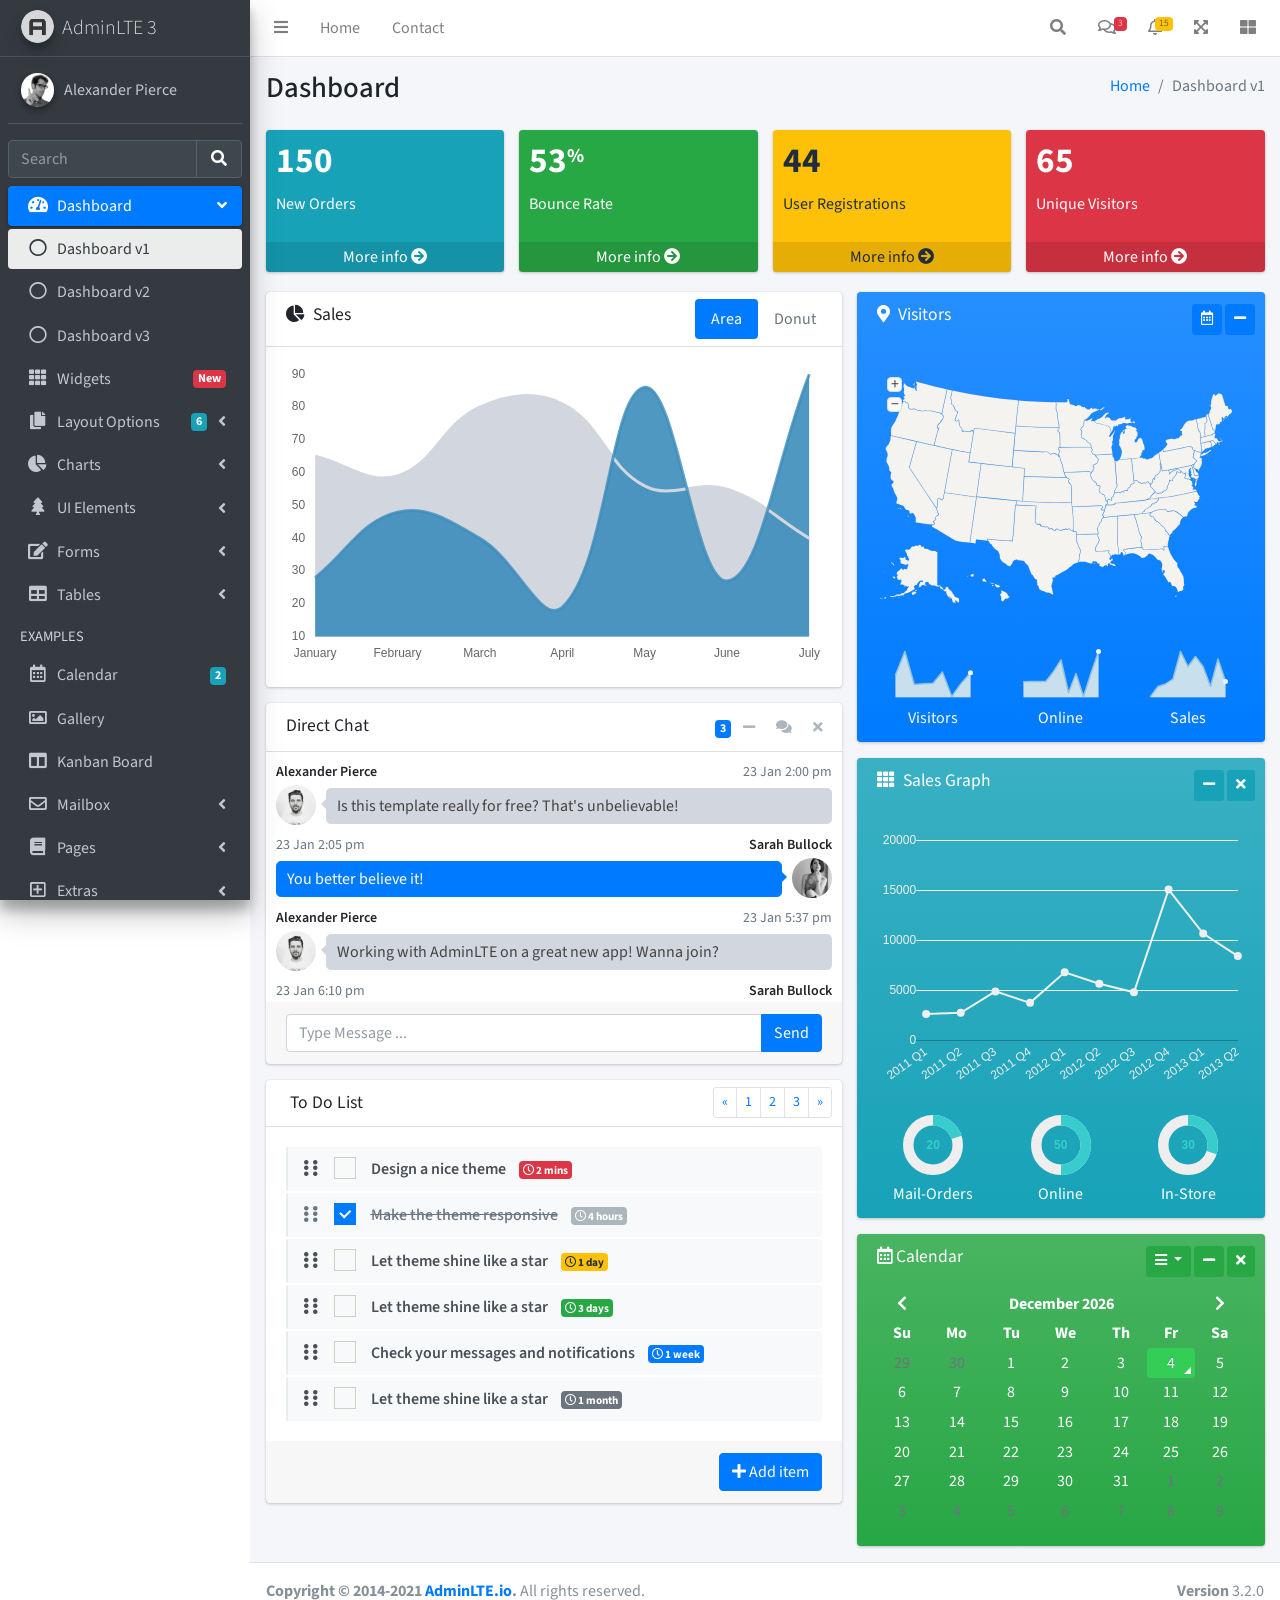
<file: backend/Dashboard-ERP/index.html>
<!DOCTYPE html>
<html lang="en">
<head>
  <meta charset="utf-8">
  <meta name="viewport" content="width=device-width, initial-scale=1">
  <title>AdminLTE 3 | Dashboard</title>

  <!-- Google Font: Source Sans Pro -->
  <link rel="stylesheet" href="https://fonts.googleapis.com/css?family=Source+Sans+Pro:300,400,400i,700&display=fallback">
  <!-- Font Awesome -->
  <link rel="stylesheet" href="plugins/fontawesome-free/css/all.min.css">
  <!-- Ionicons -->
  <link rel="stylesheet" href="https://code.ionicframework.com/ionicons/2.0.1/css/ionicons.min.css">
  <!-- Tempusdominus Bootstrap 4 -->
  <link rel="stylesheet" href="plugins/tempusdominus-bootstrap-4/css/tempusdominus-bootstrap-4.min.css">
  <!-- iCheck -->
  <link rel="stylesheet" href="plugins/icheck-bootstrap/icheck-bootstrap.min.css">
  <!-- JQVMap -->
  <link rel="stylesheet" href="plugins/jqvmap/jqvmap.min.css">
  <!-- Theme style -->
  <link rel="stylesheet" href="dist/css/adminlte.min.css">
  <!-- overlayScrollbars -->
  <link rel="stylesheet" href="plugins/overlayScrollbars/css/OverlayScrollbars.min.css">
  <!-- Daterange picker -->
  <link rel="stylesheet" href="plugins/daterangepicker/daterangepicker.css">
  <!-- summernote -->
  <link rel="stylesheet" href="plugins/summernote/summernote-bs4.min.css">
</head>
<body class="hold-transition sidebar-mini layout-fixed">
<div class="wrapper">

  <!-- Preloader -->
  <div class="preloader flex-column justify-content-center align-items-center">
    <img class="animation__shake" src="dist/img/AdminLTELogo.png" alt="AdminLTELogo" height="60" width="60">
  </div>

  <!-- Navbar -->
  <nav class="main-header navbar navbar-expand navbar-white navbar-light">
    <!-- Left navbar links -->
    <ul class="navbar-nav">
      <li class="nav-item">
        <a class="nav-link" data-widget="pushmenu" href="#" role="button"><i class="fas fa-bars"></i></a>
      </li>
      <li class="nav-item d-none d-sm-inline-block">
        <a href="index3.html" class="nav-link">Home</a>
      </li>
      <li class="nav-item d-none d-sm-inline-block">
        <a href="#" class="nav-link">Contact</a>
      </li>
    </ul>

    <!-- Right navbar links -->
    <ul class="navbar-nav ml-auto">
      <!-- Navbar Search -->
      <li class="nav-item">
        <a class="nav-link" data-widget="navbar-search" href="#" role="button">
          <i class="fas fa-search"></i>
        </a>
        <div class="navbar-search-block">
          <form class="form-inline">
            <div class="input-group input-group-sm">
              <input class="form-control form-control-navbar" type="search" placeholder="Search" aria-label="Search">
              <div class="input-group-append">
                <button class="btn btn-navbar" type="submit">
                  <i class="fas fa-search"></i>
                </button>
                <button class="btn btn-navbar" type="button" data-widget="navbar-search">
                  <i class="fas fa-times"></i>
                </button>
              </div>
            </div>
          </form>
        </div>
      </li>

      <!-- Messages Dropdown Menu -->
      <li class="nav-item dropdown">
        <a class="nav-link" data-toggle="dropdown" href="#">
          <i class="far fa-comments"></i>
          <span class="badge badge-danger navbar-badge">3</span>
        </a>
        <div class="dropdown-menu dropdown-menu-lg dropdown-menu-right">
          <a href="#" class="dropdown-item">
            <!-- Message Start -->
            <div class="media">
              <img src="dist/img/user1-128x128.jpg" alt="User Avatar" class="img-size-50 mr-3 img-circle">
              <div class="media-body">
                <h3 class="dropdown-item-title">
                  Brad Diesel
                  <span class="float-right text-sm text-danger"><i class="fas fa-star"></i></span>
                </h3>
                <p class="text-sm">Call me whenever you can...</p>
                <p class="text-sm text-muted"><i class="far fa-clock mr-1"></i> 4 Hours Ago</p>
              </div>
            </div>
            <!-- Message End -->
          </a>
          <div class="dropdown-divider"></div>
          <a href="#" class="dropdown-item">
            <!-- Message Start -->
            <div class="media">
              <img src="dist/img/user8-128x128.jpg" alt="User Avatar" class="img-size-50 img-circle mr-3">
              <div class="media-body">
                <h3 class="dropdown-item-title">
                  John Pierce
                  <span class="float-right text-sm text-muted"><i class="fas fa-star"></i></span>
                </h3>
                <p class="text-sm">I got your message bro</p>
                <p class="text-sm text-muted"><i class="far fa-clock mr-1"></i> 4 Hours Ago</p>
              </div>
            </div>
            <!-- Message End -->
          </a>
          <div class="dropdown-divider"></div>
          <a href="#" class="dropdown-item">
            <!-- Message Start -->
            <div class="media">
              <img src="dist/img/user3-128x128.jpg" alt="User Avatar" class="img-size-50 img-circle mr-3">
              <div class="media-body">
                <h3 class="dropdown-item-title">
                  Nora Silvester
                  <span class="float-right text-sm text-warning"><i class="fas fa-star"></i></span>
                </h3>
                <p class="text-sm">The subject goes here</p>
                <p class="text-sm text-muted"><i class="far fa-clock mr-1"></i> 4 Hours Ago</p>
              </div>
            </div>
            <!-- Message End -->
          </a>
          <div class="dropdown-divider"></div>
          <a href="#" class="dropdown-item dropdown-footer">See All Messages</a>
        </div>
      </li>
      <!-- Notifications Dropdown Menu -->
      <li class="nav-item dropdown">
        <a class="nav-link" data-toggle="dropdown" href="#">
          <i class="far fa-bell"></i>
          <span class="badge badge-warning navbar-badge">15</span>
        </a>
        <div class="dropdown-menu dropdown-menu-lg dropdown-menu-right">
          <span class="dropdown-item dropdown-header">15 Notifications</span>
          <div class="dropdown-divider"></div>
          <a href="#" class="dropdown-item">
            <i class="fas fa-envelope mr-2"></i> 4 new messages
            <span class="float-right text-muted text-sm">3 mins</span>
          </a>
          <div class="dropdown-divider"></div>
          <a href="#" class="dropdown-item">
            <i class="fas fa-users mr-2"></i> 8 friend requests
            <span class="float-right text-muted text-sm">12 hours</span>
          </a>
          <div class="dropdown-divider"></div>
          <a href="#" class="dropdown-item">
            <i class="fas fa-file mr-2"></i> 3 new reports
            <span class="float-right text-muted text-sm">2 days</span>
          </a>
          <div class="dropdown-divider"></div>
          <a href="#" class="dropdown-item dropdown-footer">See All Notifications</a>
        </div>
      </li>
      <li class="nav-item">
        <a class="nav-link" data-widget="fullscreen" href="#" role="button">
          <i class="fas fa-expand-arrows-alt"></i>
        </a>
      </li>
      <li class="nav-item">
        <a class="nav-link" data-widget="control-sidebar" data-controlsidebar-slide="true" href="#" role="button">
          <i class="fas fa-th-large"></i>
        </a>
      </li>
    </ul>
  </nav>
  <!-- /.navbar -->

  <!-- Main Sidebar Container -->
  <aside class="main-sidebar sidebar-dark-primary elevation-4">
    <!-- Brand Logo -->
    <a href="index3.html" class="brand-link">
      <img src="dist/img/AdminLTELogo.png" alt="AdminLTE Logo" class="brand-image img-circle elevation-3" style="opacity: .8">
      <span class="brand-text font-weight-light">AdminLTE 3</span>
    </a>

    <!-- Sidebar -->
    <div class="sidebar">
      <!-- Sidebar user panel (optional) -->
      <div class="user-panel mt-3 pb-3 mb-3 d-flex">
        <div class="image">
          <img src="dist/img/user2-160x160.jpg" class="img-circle elevation-2" alt="User Image">
        </div>
        <div class="info">
          <a href="#" class="d-block">Alexander Pierce</a>
        </div>
      </div>

      <!-- SidebarSearch Form -->
      <div class="form-inline">
        <div class="input-group" data-widget="sidebar-search">
          <input class="form-control form-control-sidebar" type="search" placeholder="Search" aria-label="Search">
          <div class="input-group-append">
            <button class="btn btn-sidebar">
              <i class="fas fa-search fa-fw"></i>
            </button>
          </div>
        </div>
      </div>

      <!-- Sidebar Menu -->
      <nav class="mt-2">
        <ul class="nav nav-pills nav-sidebar flex-column" data-widget="treeview" role="menu" data-accordion="false">
          <!-- Add icons to the links using the .nav-icon class
               with font-awesome or any other icon font library -->
          <li class="nav-item menu-open">
            <a href="#" class="nav-link active">
              <i class="nav-icon fas fa-tachometer-alt"></i>
              <p>
                Dashboard
                <i class="right fas fa-angle-left"></i>
              </p>
            </a>
            <ul class="nav nav-treeview">
              <li class="nav-item">
                <a href="./index.html" class="nav-link active">
                  <i class="far fa-circle nav-icon"></i>
                  <p>Dashboard v1</p>
                </a>
              </li>
              <li class="nav-item">
                <a href="./index2.html" class="nav-link">
                  <i class="far fa-circle nav-icon"></i>
                  <p>Dashboard v2</p>
                </a>
              </li>
              <li class="nav-item">
                <a href="./index3.html" class="nav-link">
                  <i class="far fa-circle nav-icon"></i>
                  <p>Dashboard v3</p>
                </a>
              </li>
            </ul>
          </li>
          <li class="nav-item">
            <a href="pages/widgets.html" class="nav-link">
              <i class="nav-icon fas fa-th"></i>
              <p>
                Widgets
                <span class="right badge badge-danger">New</span>
              </p>
            </a>
          </li>
          <li class="nav-item">
            <a href="#" class="nav-link">
              <i class="nav-icon fas fa-copy"></i>
              <p>
                Layout Options
                <i class="fas fa-angle-left right"></i>
                <span class="badge badge-info right">6</span>
              </p>
            </a>
            <ul class="nav nav-treeview">
              <li class="nav-item">
                <a href="pages/layout/top-nav.html" class="nav-link">
                  <i class="far fa-circle nav-icon"></i>
                  <p>Top Navigation</p>
                </a>
              </li>
              <li class="nav-item">
                <a href="pages/layout/top-nav-sidebar.html" class="nav-link">
                  <i class="far fa-circle nav-icon"></i>
                  <p>Top Navigation + Sidebar</p>
                </a>
              </li>
              <li class="nav-item">
                <a href="pages/layout/boxed.html" class="nav-link">
                  <i class="far fa-circle nav-icon"></i>
                  <p>Boxed</p>
                </a>
              </li>
              <li class="nav-item">
                <a href="pages/layout/fixed-sidebar.html" class="nav-link">
                  <i class="far fa-circle nav-icon"></i>
                  <p>Fixed Sidebar</p>
                </a>
              </li>
              <li class="nav-item">
                <a href="pages/layout/fixed-sidebar-custom.html" class="nav-link">
                  <i class="far fa-circle nav-icon"></i>
                  <p>Fixed Sidebar <small>+ Custom Area</small></p>
                </a>
              </li>
              <li class="nav-item">
                <a href="pages/layout/fixed-topnav.html" class="nav-link">
                  <i class="far fa-circle nav-icon"></i>
                  <p>Fixed Navbar</p>
                </a>
              </li>
              <li class="nav-item">
                <a href="pages/layout/fixed-footer.html" class="nav-link">
                  <i class="far fa-circle nav-icon"></i>
                  <p>Fixed Footer</p>
                </a>
              </li>
              <li class="nav-item">
                <a href="pages/layout/collapsed-sidebar.html" class="nav-link">
                  <i class="far fa-circle nav-icon"></i>
                  <p>Collapsed Sidebar</p>
                </a>
              </li>
            </ul>
          </li>
          <li class="nav-item">
            <a href="#" class="nav-link">
              <i class="nav-icon fas fa-chart-pie"></i>
              <p>
                Charts
                <i class="right fas fa-angle-left"></i>
              </p>
            </a>
            <ul class="nav nav-treeview">
              <li class="nav-item">
                <a href="pages/charts/chartjs.html" class="nav-link">
                  <i class="far fa-circle nav-icon"></i>
                  <p>ChartJS</p>
                </a>
              </li>
              <li class="nav-item">
                <a href="pages/charts/flot.html" class="nav-link">
                  <i class="far fa-circle nav-icon"></i>
                  <p>Flot</p>
                </a>
              </li>
              <li class="nav-item">
                <a href="pages/charts/inline.html" class="nav-link">
                  <i class="far fa-circle nav-icon"></i>
                  <p>Inline</p>
                </a>
              </li>
              <li class="nav-item">
                <a href="pages/charts/uplot.html" class="nav-link">
                  <i class="far fa-circle nav-icon"></i>
                  <p>uPlot</p>
                </a>
              </li>
            </ul>
          </li>
          <li class="nav-item">
            <a href="#" class="nav-link">
              <i class="nav-icon fas fa-tree"></i>
              <p>
                UI Elements
                <i class="fas fa-angle-left right"></i>
              </p>
            </a>
            <ul class="nav nav-treeview">
              <li class="nav-item">
                <a href="pages/UI/general.html" class="nav-link">
                  <i class="far fa-circle nav-icon"></i>
                  <p>General</p>
                </a>
              </li>
              <li class="nav-item">
                <a href="pages/UI/icons.html" class="nav-link">
                  <i class="far fa-circle nav-icon"></i>
                  <p>Icons</p>
                </a>
              </li>
              <li class="nav-item">
                <a href="pages/UI/buttons.html" class="nav-link">
                  <i class="far fa-circle nav-icon"></i>
                  <p>Buttons</p>
                </a>
              </li>
              <li class="nav-item">
                <a href="pages/UI/sliders.html" class="nav-link">
                  <i class="far fa-circle nav-icon"></i>
                  <p>Sliders</p>
                </a>
              </li>
              <li class="nav-item">
                <a href="pages/UI/modals.html" class="nav-link">
                  <i class="far fa-circle nav-icon"></i>
                  <p>Modals & Alerts</p>
                </a>
              </li>
              <li class="nav-item">
                <a href="pages/UI/navbar.html" class="nav-link">
                  <i class="far fa-circle nav-icon"></i>
                  <p>Navbar & Tabs</p>
                </a>
              </li>
              <li class="nav-item">
                <a href="pages/UI/timeline.html" class="nav-link">
                  <i class="far fa-circle nav-icon"></i>
                  <p>Timeline</p>
                </a>
              </li>
              <li class="nav-item">
                <a href="pages/UI/ribbons.html" class="nav-link">
                  <i class="far fa-circle nav-icon"></i>
                  <p>Ribbons</p>
                </a>
              </li>
            </ul>
          </li>
          <li class="nav-item">
            <a href="#" class="nav-link">
              <i class="nav-icon fas fa-edit"></i>
              <p>
                Forms
                <i class="fas fa-angle-left right"></i>
              </p>
            </a>
            <ul class="nav nav-treeview">
              <li class="nav-item">
                <a href="pages/forms/general.html" class="nav-link">
                  <i class="far fa-circle nav-icon"></i>
                  <p>General Elements</p>
                </a>
              </li>
              <li class="nav-item">
                <a href="pages/forms/advanced.html" class="nav-link">
                  <i class="far fa-circle nav-icon"></i>
                  <p>Advanced Elements</p>
                </a>
              </li>
              <li class="nav-item">
                <a href="pages/forms/editors.html" class="nav-link">
                  <i class="far fa-circle nav-icon"></i>
                  <p>Editors</p>
                </a>
              </li>
              <li class="nav-item">
                <a href="pages/forms/validation.html" class="nav-link">
                  <i class="far fa-circle nav-icon"></i>
                  <p>Validation</p>
                </a>
              </li>
            </ul>
          </li>
          <li class="nav-item">
            <a href="#" class="nav-link">
              <i class="nav-icon fas fa-table"></i>
              <p>
                Tables
                <i class="fas fa-angle-left right"></i>
              </p>
            </a>
            <ul class="nav nav-treeview">
              <li class="nav-item">
                <a href="pages/tables/simple.html" class="nav-link">
                  <i class="far fa-circle nav-icon"></i>
                  <p>Simple Tables</p>
                </a>
              </li>
              <li class="nav-item">
                <a href="pages/tables/data.html" class="nav-link">
                  <i class="far fa-circle nav-icon"></i>
                  <p>DataTables</p>
                </a>
              </li>
              <li class="nav-item">
                <a href="pages/tables/jsgrid.html" class="nav-link">
                  <i class="far fa-circle nav-icon"></i>
                  <p>jsGrid</p>
                </a>
              </li>
            </ul>
          </li>
          <li class="nav-header">EXAMPLES</li>
          <li class="nav-item">
            <a href="pages/calendar.html" class="nav-link">
              <i class="nav-icon far fa-calendar-alt"></i>
              <p>
                Calendar
                <span class="badge badge-info right">2</span>
              </p>
            </a>
          </li>
          <li class="nav-item">
            <a href="pages/gallery.html" class="nav-link">
              <i class="nav-icon far fa-image"></i>
              <p>
                Gallery
              </p>
            </a>
          </li>
          <li class="nav-item">
            <a href="pages/kanban.html" class="nav-link">
              <i class="nav-icon fas fa-columns"></i>
              <p>
                Kanban Board
              </p>
            </a>
          </li>
          <li class="nav-item">
            <a href="#" class="nav-link">
              <i class="nav-icon far fa-envelope"></i>
              <p>
                Mailbox
                <i class="fas fa-angle-left right"></i>
              </p>
            </a>
            <ul class="nav nav-treeview">
              <li class="nav-item">
                <a href="pages/mailbox/mailbox.html" class="nav-link">
                  <i class="far fa-circle nav-icon"></i>
                  <p>Inbox</p>
                </a>
              </li>
              <li class="nav-item">
                <a href="pages/mailbox/compose.html" class="nav-link">
                  <i class="far fa-circle nav-icon"></i>
                  <p>Compose</p>
                </a>
              </li>
              <li class="nav-item">
                <a href="pages/mailbox/read-mail.html" class="nav-link">
                  <i class="far fa-circle nav-icon"></i>
                  <p>Read</p>
                </a>
              </li>
            </ul>
          </li>
          <li class="nav-item">
            <a href="#" class="nav-link">
              <i class="nav-icon fas fa-book"></i>
              <p>
                Pages
                <i class="fas fa-angle-left right"></i>
              </p>
            </a>
            <ul class="nav nav-treeview">
              <li class="nav-item">
                <a href="pages/examples/invoice.html" class="nav-link">
                  <i class="far fa-circle nav-icon"></i>
                  <p>Invoice</p>
                </a>
              </li>
              <li class="nav-item">
                <a href="pages/examples/profile.html" class="nav-link">
                  <i class="far fa-circle nav-icon"></i>
                  <p>Profile</p>
                </a>
              </li>
              <li class="nav-item">
                <a href="pages/examples/e-commerce.html" class="nav-link">
                  <i class="far fa-circle nav-icon"></i>
                  <p>E-commerce</p>
                </a>
              </li>
              <li class="nav-item">
                <a href="pages/examples/projects.html" class="nav-link">
                  <i class="far fa-circle nav-icon"></i>
                  <p>Projects</p>
                </a>
              </li>
              <li class="nav-item">
                <a href="pages/examples/project-add.html" class="nav-link">
                  <i class="far fa-circle nav-icon"></i>
                  <p>Project Add</p>
                </a>
              </li>
              <li class="nav-item">
                <a href="pages/examples/project-edit.html" class="nav-link">
                  <i class="far fa-circle nav-icon"></i>
                  <p>Project Edit</p>
                </a>
              </li>
              <li class="nav-item">
                <a href="pages/examples/project-detail.html" class="nav-link">
                  <i class="far fa-circle nav-icon"></i>
                  <p>Project Detail</p>
                </a>
              </li>
              <li class="nav-item">
                <a href="pages/examples/contacts.html" class="nav-link">
                  <i class="far fa-circle nav-icon"></i>
                  <p>Contacts</p>
                </a>
              </li>
              <li class="nav-item">
                <a href="pages/examples/faq.html" class="nav-link">
                  <i class="far fa-circle nav-icon"></i>
                  <p>FAQ</p>
                </a>
              </li>
              <li class="nav-item">
                <a href="pages/examples/contact-us.html" class="nav-link">
                  <i class="far fa-circle nav-icon"></i>
                  <p>Contact us</p>
                </a>
              </li>
            </ul>
          </li>
          <li class="nav-item">
            <a href="#" class="nav-link">
              <i class="nav-icon far fa-plus-square"></i>
              <p>
                Extras
                <i class="fas fa-angle-left right"></i>
              </p>
            </a>
            <ul class="nav nav-treeview">
              <li class="nav-item">
                <a href="#" class="nav-link">
                  <i class="far fa-circle nav-icon"></i>
                  <p>
                    Login & Register v1
                    <i class="fas fa-angle-left right"></i>
                  </p>
                </a>
                <ul class="nav nav-treeview">
                  <li class="nav-item">
                    <a href="pages/examples/login.html" class="nav-link">
                      <i class="far fa-circle nav-icon"></i>
                      <p>Login v1</p>
                    </a>
                  </li>
                  <li class="nav-item">
                    <a href="pages/examples/register.html" class="nav-link">
                      <i class="far fa-circle nav-icon"></i>
                      <p>Register v1</p>
                    </a>
                  </li>
                  <li class="nav-item">
                    <a href="pages/examples/forgot-password.html" class="nav-link">
                      <i class="far fa-circle nav-icon"></i>
                      <p>Forgot Password v1</p>
                    </a>
                  </li>
                  <li class="nav-item">
                    <a href="pages/examples/recover-password.html" class="nav-link">
                      <i class="far fa-circle nav-icon"></i>
                      <p>Recover Password v1</p>
                    </a>
                  </li>
                </ul>
              </li>
              <li class="nav-item">
                <a href="#" class="nav-link">
                  <i class="far fa-circle nav-icon"></i>
                  <p>
                    Login & Register v2
                    <i class="fas fa-angle-left right"></i>
                  </p>
                </a>
                <ul class="nav nav-treeview">
                  <li class="nav-item">
                    <a href="pages/examples/login-v2.html" class="nav-link">
                      <i class="far fa-circle nav-icon"></i>
                      <p>Login v2</p>
                    </a>
                  </li>
                  <li class="nav-item">
                    <a href="pages/examples/register-v2.html" class="nav-link">
                      <i class="far fa-circle nav-icon"></i>
                      <p>Register v2</p>
                    </a>
                  </li>
                  <li class="nav-item">
                    <a href="pages/examples/forgot-password-v2.html" class="nav-link">
                      <i class="far fa-circle nav-icon"></i>
                      <p>Forgot Password v2</p>
                    </a>
                  </li>
                  <li class="nav-item">
                    <a href="pages/examples/recover-password-v2.html" class="nav-link">
                      <i class="far fa-circle nav-icon"></i>
                      <p>Recover Password v2</p>
                    </a>
                  </li>
                </ul>
              </li>
              <li class="nav-item">
                <a href="pages/examples/lockscreen.html" class="nav-link">
                  <i class="far fa-circle nav-icon"></i>
                  <p>Lockscreen</p>
                </a>
              </li>
              <li class="nav-item">
                <a href="pages/examples/legacy-user-menu.html" class="nav-link">
                  <i class="far fa-circle nav-icon"></i>
                  <p>Legacy User Menu</p>
                </a>
              </li>
              <li class="nav-item">
                <a href="pages/examples/language-menu.html" class="nav-link">
                  <i class="far fa-circle nav-icon"></i>
                  <p>Language Menu</p>
                </a>
              </li>
              <li class="nav-item">
                <a href="pages/examples/404.html" class="nav-link">
                  <i class="far fa-circle nav-icon"></i>
                  <p>Error 404</p>
                </a>
              </li>
              <li class="nav-item">
                <a href="pages/examples/500.html" class="nav-link">
                  <i class="far fa-circle nav-icon"></i>
                  <p>Error 500</p>
                </a>
              </li>
              <li class="nav-item">
                <a href="pages/examples/pace.html" class="nav-link">
                  <i class="far fa-circle nav-icon"></i>
                  <p>Pace</p>
                </a>
              </li>
              <li class="nav-item">
                <a href="pages/examples/blank.html" class="nav-link">
                  <i class="far fa-circle nav-icon"></i>
                  <p>Blank Page</p>
                </a>
              </li>
              <li class="nav-item">
                <a href="starter.html" class="nav-link">
                  <i class="far fa-circle nav-icon"></i>
                  <p>Starter Page</p>
                </a>
              </li>
            </ul>
          </li>
          <li class="nav-item">
            <a href="#" class="nav-link">
              <i class="nav-icon fas fa-search"></i>
              <p>
                Search
                <i class="fas fa-angle-left right"></i>
              </p>
            </a>
            <ul class="nav nav-treeview">
              <li class="nav-item">
                <a href="pages/search/simple.html" class="nav-link">
                  <i class="far fa-circle nav-icon"></i>
                  <p>Simple Search</p>
                </a>
              </li>
              <li class="nav-item">
                <a href="pages/search/enhanced.html" class="nav-link">
                  <i class="far fa-circle nav-icon"></i>
                  <p>Enhanced</p>
                </a>
              </li>
            </ul>
          </li>
          <li class="nav-header">MISCELLANEOUS</li>
          <li class="nav-item">
            <a href="iframe.html" class="nav-link">
              <i class="nav-icon fas fa-ellipsis-h"></i>
              <p>Tabbed IFrame Plugin</p>
            </a>
          </li>
          <li class="nav-item">
            <a href="https://adminlte.io/docs/3.1/" class="nav-link">
              <i class="nav-icon fas fa-file"></i>
              <p>Documentation</p>
            </a>
          </li>
          <li class="nav-header">MULTI LEVEL EXAMPLE</li>
          <li class="nav-item">
            <a href="#" class="nav-link">
              <i class="fas fa-circle nav-icon"></i>
              <p>Level 1</p>
            </a>
          </li>
          <li class="nav-item">
            <a href="#" class="nav-link">
              <i class="nav-icon fas fa-circle"></i>
              <p>
                Level 1
                <i class="right fas fa-angle-left"></i>
              </p>
            </a>
            <ul class="nav nav-treeview">
              <li class="nav-item">
                <a href="#" class="nav-link">
                  <i class="far fa-circle nav-icon"></i>
                  <p>Level 2</p>
                </a>
              </li>
              <li class="nav-item">
                <a href="#" class="nav-link">
                  <i class="far fa-circle nav-icon"></i>
                  <p>
                    Level 2
                    <i class="right fas fa-angle-left"></i>
                  </p>
                </a>
                <ul class="nav nav-treeview">
                  <li class="nav-item">
                    <a href="#" class="nav-link">
                      <i class="far fa-dot-circle nav-icon"></i>
                      <p>Level 3</p>
                    </a>
                  </li>
                  <li class="nav-item">
                    <a href="#" class="nav-link">
                      <i class="far fa-dot-circle nav-icon"></i>
                      <p>Level 3</p>
                    </a>
                  </li>
                  <li class="nav-item">
                    <a href="#" class="nav-link">
                      <i class="far fa-dot-circle nav-icon"></i>
                      <p>Level 3</p>
                    </a>
                  </li>
                </ul>
              </li>
              <li class="nav-item">
                <a href="#" class="nav-link">
                  <i class="far fa-circle nav-icon"></i>
                  <p>Level 2</p>
                </a>
              </li>
            </ul>
          </li>
          <li class="nav-item">
            <a href="#" class="nav-link">
              <i class="fas fa-circle nav-icon"></i>
              <p>Level 1</p>
            </a>
          </li>
          <li class="nav-header">LABELS</li>
          <li class="nav-item">
            <a href="#" class="nav-link">
              <i class="nav-icon far fa-circle text-danger"></i>
              <p class="text">Important</p>
            </a>
          </li>
          <li class="nav-item">
            <a href="#" class="nav-link">
              <i class="nav-icon far fa-circle text-warning"></i>
              <p>Warning</p>
            </a>
          </li>
          <li class="nav-item">
            <a href="#" class="nav-link">
              <i class="nav-icon far fa-circle text-info"></i>
              <p>Informational</p>
            </a>
          </li>
        </ul>
      </nav>
      <!-- /.sidebar-menu -->
    </div>
    <!-- /.sidebar -->
  </aside>

  <!-- Content Wrapper. Contains page content -->
  <div class="content-wrapper">
    <!-- Content Header (Page header) -->
    <div class="content-header">
      <div class="container-fluid">
        <div class="row mb-2">
          <div class="col-sm-6">
            <h1 class="m-0">Dashboard</h1>
          </div><!-- /.col -->
          <div class="col-sm-6">
            <ol class="breadcrumb float-sm-right">
              <li class="breadcrumb-item"><a href="#">Home</a></li>
              <li class="breadcrumb-item active">Dashboard v1</li>
            </ol>
          </div><!-- /.col -->
        </div><!-- /.row -->
      </div><!-- /.container-fluid -->
    </div>
    <!-- /.content-header -->

    <!-- Main content -->
    <section class="content">
      <div class="container-fluid">
        <!-- Small boxes (Stat box) -->
        <div class="row">
          <div class="col-lg-3 col-6">
            <!-- small box -->
            <div class="small-box bg-info">
              <div class="inner">
                <h3>150</h3>

                <p>New Orders</p>
              </div>
              <div class="icon">
                <i class="ion ion-bag"></i>
              </div>
              <a href="#" class="small-box-footer">More info <i class="fas fa-arrow-circle-right"></i></a>
            </div>
          </div>
          <!-- ./col -->
          <div class="col-lg-3 col-6">
            <!-- small box -->
            <div class="small-box bg-success">
              <div class="inner">
                <h3>53<sup style="font-size: 20px">%</sup></h3>

                <p>Bounce Rate</p>
              </div>
              <div class="icon">
                <i class="ion ion-stats-bars"></i>
              </div>
              <a href="#" class="small-box-footer">More info <i class="fas fa-arrow-circle-right"></i></a>
            </div>
          </div>
          <!-- ./col -->
          <div class="col-lg-3 col-6">
            <!-- small box -->
            <div class="small-box bg-warning">
              <div class="inner">
                <h3>44</h3>

                <p>User Registrations</p>
              </div>
              <div class="icon">
                <i class="ion ion-person-add"></i>
              </div>
              <a href="#" class="small-box-footer">More info <i class="fas fa-arrow-circle-right"></i></a>
            </div>
          </div>
          <!-- ./col -->
          <div class="col-lg-3 col-6">
            <!-- small box -->
            <div class="small-box bg-danger">
              <div class="inner">
                <h3>65</h3>

                <p>Unique Visitors</p>
              </div>
              <div class="icon">
                <i class="ion ion-pie-graph"></i>
              </div>
              <a href="#" class="small-box-footer">More info <i class="fas fa-arrow-circle-right"></i></a>
            </div>
          </div>
          <!-- ./col -->
        </div>
        <!-- /.row -->
        <!-- Main row -->
        <div class="row">
          <!-- Left col -->
          <section class="col-lg-7 connectedSortable">
            <!-- Custom tabs (Charts with tabs)-->
            <div class="card">
              <div class="card-header">
                <h3 class="card-title">
                  <i class="fas fa-chart-pie mr-1"></i>
                  Sales
                </h3>
                <div class="card-tools">
                  <ul class="nav nav-pills ml-auto">
                    <li class="nav-item">
                      <a class="nav-link active" href="#revenue-chart" data-toggle="tab">Area</a>
                    </li>
                    <li class="nav-item">
                      <a class="nav-link" href="#sales-chart" data-toggle="tab">Donut</a>
                    </li>
                  </ul>
                </div>
              </div><!-- /.card-header -->
              <div class="card-body">
                <div class="tab-content p-0">
                  <!-- Morris chart - Sales -->
                  <div class="chart tab-pane active" id="revenue-chart"
                       style="position: relative; height: 300px;">
                      <canvas id="revenue-chart-canvas" height="300" style="height: 300px;"></canvas>
                   </div>
                  <div class="chart tab-pane" id="sales-chart" style="position: relative; height: 300px;">
                    <canvas id="sales-chart-canvas" height="300" style="height: 300px;"></canvas>
                  </div>
                </div>
              </div><!-- /.card-body -->
            </div>
            <!-- /.card -->

            <!-- DIRECT CHAT -->
            <div class="card direct-chat direct-chat-primary">
              <div class="card-header">
                <h3 class="card-title">Direct Chat</h3>

                <div class="card-tools">
                  <span title="3 New Messages" class="badge badge-primary">3</span>
                  <button type="button" class="btn btn-tool" data-card-widget="collapse">
                    <i class="fas fa-minus"></i>
                  </button>
                  <button type="button" class="btn btn-tool" title="Contacts" data-widget="chat-pane-toggle">
                    <i class="fas fa-comments"></i>
                  </button>
                  <button type="button" class="btn btn-tool" data-card-widget="remove">
                    <i class="fas fa-times"></i>
                  </button>
                </div>
              </div>
              <!-- /.card-header -->
              <div class="card-body">
                <!-- Conversations are loaded here -->
                <div class="direct-chat-messages">
                  <!-- Message. Default to the left -->
                  <div class="direct-chat-msg">
                    <div class="direct-chat-infos clearfix">
                      <span class="direct-chat-name float-left">Alexander Pierce</span>
                      <span class="direct-chat-timestamp float-right">23 Jan 2:00 pm</span>
                    </div>
                    <!-- /.direct-chat-infos -->
                    <img class="direct-chat-img" src="dist/img/user1-128x128.jpg" alt="message user image">
                    <!-- /.direct-chat-img -->
                    <div class="direct-chat-text">
                      Is this template really for free? That's unbelievable!
                    </div>
                    <!-- /.direct-chat-text -->
                  </div>
                  <!-- /.direct-chat-msg -->

                  <!-- Message to the right -->
                  <div class="direct-chat-msg right">
                    <div class="direct-chat-infos clearfix">
                      <span class="direct-chat-name float-right">Sarah Bullock</span>
                      <span class="direct-chat-timestamp float-left">23 Jan 2:05 pm</span>
                    </div>
                    <!-- /.direct-chat-infos -->
                    <img class="direct-chat-img" src="dist/img/user3-128x128.jpg" alt="message user image">
                    <!-- /.direct-chat-img -->
                    <div class="direct-chat-text">
                      You better believe it!
                    </div>
                    <!-- /.direct-chat-text -->
                  </div>
                  <!-- /.direct-chat-msg -->

                  <!-- Message. Default to the left -->
                  <div class="direct-chat-msg">
                    <div class="direct-chat-infos clearfix">
                      <span class="direct-chat-name float-left">Alexander Pierce</span>
                      <span class="direct-chat-timestamp float-right">23 Jan 5:37 pm</span>
                    </div>
                    <!-- /.direct-chat-infos -->
                    <img class="direct-chat-img" src="dist/img/user1-128x128.jpg" alt="message user image">
                    <!-- /.direct-chat-img -->
                    <div class="direct-chat-text">
                      Working with AdminLTE on a great new app! Wanna join?
                    </div>
                    <!-- /.direct-chat-text -->
                  </div>
                  <!-- /.direct-chat-msg -->

                  <!-- Message to the right -->
                  <div class="direct-chat-msg right">
                    <div class="direct-chat-infos clearfix">
                      <span class="direct-chat-name float-right">Sarah Bullock</span>
                      <span class="direct-chat-timestamp float-left">23 Jan 6:10 pm</span>
                    </div>
                    <!-- /.direct-chat-infos -->
                    <img class="direct-chat-img" src="dist/img/user3-128x128.jpg" alt="message user image">
                    <!-- /.direct-chat-img -->
                    <div class="direct-chat-text">
                      I would love to.
                    </div>
                    <!-- /.direct-chat-text -->
                  </div>
                  <!-- /.direct-chat-msg -->

                </div>
                <!--/.direct-chat-messages-->

                <!-- Contacts are loaded here -->
                <div class="direct-chat-contacts">
                  <ul class="contacts-list">
                    <li>
                      <a href="#">
                        <img class="contacts-list-img" src="dist/img/user1-128x128.jpg" alt="User Avatar">

                        <div class="contacts-list-info">
                          <span class="contacts-list-name">
                            Count Dracula
                            <small class="contacts-list-date float-right">2/28/2015</small>
                          </span>
                          <span class="contacts-list-msg">How have you been? I was...</span>
                        </div>
                        <!-- /.contacts-list-info -->
                      </a>
                    </li>
                    <!-- End Contact Item -->
                    <li>
                      <a href="#">
                        <img class="contacts-list-img" src="dist/img/user7-128x128.jpg" alt="User Avatar">

                        <div class="contacts-list-info">
                          <span class="contacts-list-name">
                            Sarah Doe
                            <small class="contacts-list-date float-right">2/23/2015</small>
                          </span>
                          <span class="contacts-list-msg">I will be waiting for...</span>
                        </div>
                        <!-- /.contacts-list-info -->
                      </a>
                    </li>
                    <!-- End Contact Item -->
                    <li>
                      <a href="#">
                        <img class="contacts-list-img" src="dist/img/user3-128x128.jpg" alt="User Avatar">

                        <div class="contacts-list-info">
                          <span class="contacts-list-name">
                            Nadia Jolie
                            <small class="contacts-list-date float-right">2/20/2015</small>
                          </span>
                          <span class="contacts-list-msg">I'll call you back at...</span>
                        </div>
                        <!-- /.contacts-list-info -->
                      </a>
                    </li>
                    <!-- End Contact Item -->
                    <li>
                      <a href="#">
                        <img class="contacts-list-img" src="dist/img/user5-128x128.jpg" alt="User Avatar">

                        <div class="contacts-list-info">
                          <span class="contacts-list-name">
                            Nora S. Vans
                            <small class="contacts-list-date float-right">2/10/2015</small>
                          </span>
                          <span class="contacts-list-msg">Where is your new...</span>
                        </div>
                        <!-- /.contacts-list-info -->
                      </a>
                    </li>
                    <!-- End Contact Item -->
                    <li>
                      <a href="#">
                        <img class="contacts-list-img" src="dist/img/user6-128x128.jpg" alt="User Avatar">

                        <div class="contacts-list-info">
                          <span class="contacts-list-name">
                            John K.
                            <small class="contacts-list-date float-right">1/27/2015</small>
                          </span>
                          <span class="contacts-list-msg">Can I take a look at...</span>
                        </div>
                        <!-- /.contacts-list-info -->
                      </a>
                    </li>
                    <!-- End Contact Item -->
                    <li>
                      <a href="#">
                        <img class="contacts-list-img" src="dist/img/user8-128x128.jpg" alt="User Avatar">

                        <div class="contacts-list-info">
                          <span class="contacts-list-name">
                            Kenneth M.
                            <small class="contacts-list-date float-right">1/4/2015</small>
                          </span>
                          <span class="contacts-list-msg">Never mind I found...</span>
                        </div>
                        <!-- /.contacts-list-info -->
                      </a>
                    </li>
                    <!-- End Contact Item -->
                  </ul>
                  <!-- /.contacts-list -->
                </div>
                <!-- /.direct-chat-pane -->
              </div>
              <!-- /.card-body -->
              <div class="card-footer">
                <form action="#" method="post">
                  <div class="input-group">
                    <input type="text" name="message" placeholder="Type Message ..." class="form-control">
                    <span class="input-group-append">
                      <button type="button" class="btn btn-primary">Send</button>
                    </span>
                  </div>
                </form>
              </div>
              <!-- /.card-footer-->
            </div>
            <!--/.direct-chat -->

            <!-- TO DO List -->
            <div class="card">
              <div class="card-header">
                <h3 class="card-title">
                  <i class="ion ion-clipboard mr-1"></i>
                  To Do List
                </h3>

                <div class="card-tools">
                  <ul class="pagination pagination-sm">
                    <li class="page-item"><a href="#" class="page-link">&laquo;</a></li>
                    <li class="page-item"><a href="#" class="page-link">1</a></li>
                    <li class="page-item"><a href="#" class="page-link">2</a></li>
                    <li class="page-item"><a href="#" class="page-link">3</a></li>
                    <li class="page-item"><a href="#" class="page-link">&raquo;</a></li>
                  </ul>
                </div>
              </div>
              <!-- /.card-header -->
              <div class="card-body">
                <ul class="todo-list" data-widget="todo-list">
                  <li>
                    <!-- drag handle -->
                    <span class="handle">
                      <i class="fas fa-ellipsis-v"></i>
                      <i class="fas fa-ellipsis-v"></i>
                    </span>
                    <!-- checkbox -->
                    <div  class="icheck-primary d-inline ml-2">
                      <input type="checkbox" value="" name="todo1" id="todoCheck1">
                      <label for="todoCheck1"></label>
                    </div>
                    <!-- todo text -->
                    <span class="text">Design a nice theme</span>
                    <!-- Emphasis label -->
                    <small class="badge badge-danger"><i class="far fa-clock"></i> 2 mins</small>
                    <!-- General tools such as edit or delete-->
                    <div class="tools">
                      <i class="fas fa-edit"></i>
                      <i class="fas fa-trash-o"></i>
                    </div>
                  </li>
                  <li>
                    <span class="handle">
                      <i class="fas fa-ellipsis-v"></i>
                      <i class="fas fa-ellipsis-v"></i>
                    </span>
                    <div  class="icheck-primary d-inline ml-2">
                      <input type="checkbox" value="" name="todo2" id="todoCheck2" checked>
                      <label for="todoCheck2"></label>
                    </div>
                    <span class="text">Make the theme responsive</span>
                    <small class="badge badge-info"><i class="far fa-clock"></i> 4 hours</small>
                    <div class="tools">
                      <i class="fas fa-edit"></i>
                      <i class="fas fa-trash-o"></i>
                    </div>
                  </li>
                  <li>
                    <span class="handle">
                      <i class="fas fa-ellipsis-v"></i>
                      <i class="fas fa-ellipsis-v"></i>
                    </span>
                    <div  class="icheck-primary d-inline ml-2">
                      <input type="checkbox" value="" name="todo3" id="todoCheck3">
                      <label for="todoCheck3"></label>
                    </div>
                    <span class="text">Let theme shine like a star</span>
                    <small class="badge badge-warning"><i class="far fa-clock"></i> 1 day</small>
                    <div class="tools">
                      <i class="fas fa-edit"></i>
                      <i class="fas fa-trash-o"></i>
                    </div>
                  </li>
                  <li>
                    <span class="handle">
                      <i class="fas fa-ellipsis-v"></i>
                      <i class="fas fa-ellipsis-v"></i>
                    </span>
                    <div  class="icheck-primary d-inline ml-2">
                      <input type="checkbox" value="" name="todo4" id="todoCheck4">
                      <label for="todoCheck4"></label>
                    </div>
                    <span class="text">Let theme shine like a star</span>
                    <small class="badge badge-success"><i class="far fa-clock"></i> 3 days</small>
                    <div class="tools">
                      <i class="fas fa-edit"></i>
                      <i class="fas fa-trash-o"></i>
                    </div>
                  </li>
                  <li>
                    <span class="handle">
                      <i class="fas fa-ellipsis-v"></i>
                      <i class="fas fa-ellipsis-v"></i>
                    </span>
                    <div  class="icheck-primary d-inline ml-2">
                      <input type="checkbox" value="" name="todo5" id="todoCheck5">
                      <label for="todoCheck5"></label>
                    </div>
                    <span class="text">Check your messages and notifications</span>
                    <small class="badge badge-primary"><i class="far fa-clock"></i> 1 week</small>
                    <div class="tools">
                      <i class="fas fa-edit"></i>
                      <i class="fas fa-trash-o"></i>
                    </div>
                  </li>
                  <li>
                    <span class="handle">
                      <i class="fas fa-ellipsis-v"></i>
                      <i class="fas fa-ellipsis-v"></i>
                    </span>
                    <div  class="icheck-primary d-inline ml-2">
                      <input type="checkbox" value="" name="todo6" id="todoCheck6">
                      <label for="todoCheck6"></label>
                    </div>
                    <span class="text">Let theme shine like a star</span>
                    <small class="badge badge-secondary"><i class="far fa-clock"></i> 1 month</small>
                    <div class="tools">
                      <i class="fas fa-edit"></i>
                      <i class="fas fa-trash-o"></i>
                    </div>
                  </li>
                </ul>
              </div>
              <!-- /.card-body -->
              <div class="card-footer clearfix">
                <button type="button" class="btn btn-primary float-right"><i class="fas fa-plus"></i> Add item</button>
              </div>
            </div>
            <!-- /.card -->
          </section>
          <!-- /.Left col -->
          <!-- right col (We are only adding the ID to make the widgets sortable)-->
          <section class="col-lg-5 connectedSortable">

            <!-- Map card -->
            <div class="card bg-gradient-primary">
              <div class="card-header border-0">
                <h3 class="card-title">
                  <i class="fas fa-map-marker-alt mr-1"></i>
                  Visitors
                </h3>
                <!-- card tools -->
                <div class="card-tools">
                  <button type="button" class="btn btn-primary btn-sm daterange" title="Date range">
                    <i class="far fa-calendar-alt"></i>
                  </button>
                  <button type="button" class="btn btn-primary btn-sm" data-card-widget="collapse" title="Collapse">
                    <i class="fas fa-minus"></i>
                  </button>
                </div>
                <!-- /.card-tools -->
              </div>
              <div class="card-body">
                <div id="world-map" style="height: 250px; width: 100%;"></div>
              </div>
              <!-- /.card-body-->
              <div class="card-footer bg-transparent">
                <div class="row">
                  <div class="col-4 text-center">
                    <div id="sparkline-1"></div>
                    <div class="text-white">Visitors</div>
                  </div>
                  <!-- ./col -->
                  <div class="col-4 text-center">
                    <div id="sparkline-2"></div>
                    <div class="text-white">Online</div>
                  </div>
                  <!-- ./col -->
                  <div class="col-4 text-center">
                    <div id="sparkline-3"></div>
                    <div class="text-white">Sales</div>
                  </div>
                  <!-- ./col -->
                </div>
                <!-- /.row -->
              </div>
            </div>
            <!-- /.card -->

            <!-- solid sales graph -->
            <div class="card bg-gradient-info">
              <div class="card-header border-0">
                <h3 class="card-title">
                  <i class="fas fa-th mr-1"></i>
                  Sales Graph
                </h3>

                <div class="card-tools">
                  <button type="button" class="btn bg-info btn-sm" data-card-widget="collapse">
                    <i class="fas fa-minus"></i>
                  </button>
                  <button type="button" class="btn bg-info btn-sm" data-card-widget="remove">
                    <i class="fas fa-times"></i>
                  </button>
                </div>
              </div>
              <div class="card-body">
                <canvas class="chart" id="line-chart" style="min-height: 250px; height: 250px; max-height: 250px; max-width: 100%;"></canvas>
              </div>
              <!-- /.card-body -->
              <div class="card-footer bg-transparent">
                <div class="row">
                  <div class="col-4 text-center">
                    <input type="text" class="knob" data-readonly="true" value="20" data-width="60" data-height="60"
                           data-fgColor="#39CCCC">

                    <div class="text-white">Mail-Orders</div>
                  </div>
                  <!-- ./col -->
                  <div class="col-4 text-center">
                    <input type="text" class="knob" data-readonly="true" value="50" data-width="60" data-height="60"
                           data-fgColor="#39CCCC">

                    <div class="text-white">Online</div>
                  </div>
                  <!-- ./col -->
                  <div class="col-4 text-center">
                    <input type="text" class="knob" data-readonly="true" value="30" data-width="60" data-height="60"
                           data-fgColor="#39CCCC">

                    <div class="text-white">In-Store</div>
                  </div>
                  <!-- ./col -->
                </div>
                <!-- /.row -->
              </div>
              <!-- /.card-footer -->
            </div>
            <!-- /.card -->

            <!-- Calendar -->
            <div class="card bg-gradient-success">
              <div class="card-header border-0">

                <h3 class="card-title">
                  <i class="far fa-calendar-alt"></i>
                  Calendar
                </h3>
                <!-- tools card -->
                <div class="card-tools">
                  <!-- button with a dropdown -->
                  <div class="btn-group">
                    <button type="button" class="btn btn-success btn-sm dropdown-toggle" data-toggle="dropdown" data-offset="-52">
                      <i class="fas fa-bars"></i>
                    </button>
                    <div class="dropdown-menu" role="menu">
                      <a href="#" class="dropdown-item">Add new event</a>
                      <a href="#" class="dropdown-item">Clear events</a>
                      <div class="dropdown-divider"></div>
                      <a href="#" class="dropdown-item">View calendar</a>
                    </div>
                  </div>
                  <button type="button" class="btn btn-success btn-sm" data-card-widget="collapse">
                    <i class="fas fa-minus"></i>
                  </button>
                  <button type="button" class="btn btn-success btn-sm" data-card-widget="remove">
                    <i class="fas fa-times"></i>
                  </button>
                </div>
                <!-- /. tools -->
              </div>
              <!-- /.card-header -->
              <div class="card-body pt-0">
                <!--The calendar -->
                <div id="calendar" style="width: 100%"></div>
              </div>
              <!-- /.card-body -->
            </div>
            <!-- /.card -->
          </section>
          <!-- right col -->
        </div>
        <!-- /.row (main row) -->
      </div><!-- /.container-fluid -->
    </section>
    <!-- /.content -->
  </div>
  <!-- /.content-wrapper -->
  <footer class="main-footer">
    <strong>Copyright &copy; 2014-2021 <a href="https://adminlte.io">AdminLTE.io</a>.</strong>
    All rights reserved.
    <div class="float-right d-none d-sm-inline-block">
      <b>Version</b> 3.2.0
    </div>
  </footer>

  <!-- Control Sidebar -->
  <aside class="control-sidebar control-sidebar-dark">
    <!-- Control sidebar content goes here -->
  </aside>
  <!-- /.control-sidebar -->
</div>
<!-- ./wrapper -->

<!-- jQuery -->
<script src="plugins/jquery/jquery.min.js"></script>
<!-- jQuery UI 1.11.4 -->
<script src="plugins/jquery-ui/jquery-ui.min.js"></script>
<!-- Resolve conflict in jQuery UI tooltip with Bootstrap tooltip -->
<script>
  $.widget.bridge('uibutton', $.ui.button)
</script>
<!-- Bootstrap 4 -->
<script src="plugins/bootstrap/js/bootstrap.bundle.min.js"></script>
<!-- ChartJS -->
<script src="plugins/chart.js/Chart.min.js"></script>
<!-- Sparkline -->
<script src="plugins/sparklines/sparkline.js"></script>
<!-- JQVMap -->
<script src="plugins/jqvmap/jquery.vmap.min.js"></script>
<script src="plugins/jqvmap/maps/jquery.vmap.usa.js"></script>
<!-- jQuery Knob Chart -->
<script src="plugins/jquery-knob/jquery.knob.min.js"></script>
<!-- daterangepicker -->
<script src="plugins/moment/moment.min.js"></script>
<script src="plugins/daterangepicker/daterangepicker.js"></script>
<!-- Tempusdominus Bootstrap 4 -->
<script src="plugins/tempusdominus-bootstrap-4/js/tempusdominus-bootstrap-4.min.js"></script>
<!-- Summernote -->
<script src="plugins/summernote/summernote-bs4.min.js"></script>
<!-- overlayScrollbars -->
<script src="plugins/overlayScrollbars/js/jquery.overlayScrollbars.min.js"></script>
<!-- AdminLTE App -->
<script src="dist/js/adminlte.js"></script>
<!-- AdminLTE for demo purposes -->
<script src="dist/js/demo.js"></script>
<!-- AdminLTE dashboard demo (This is only for demo purposes) -->
<script src="dist/js/pages/dashboard.js"></script>
</body>
</html>
</file>
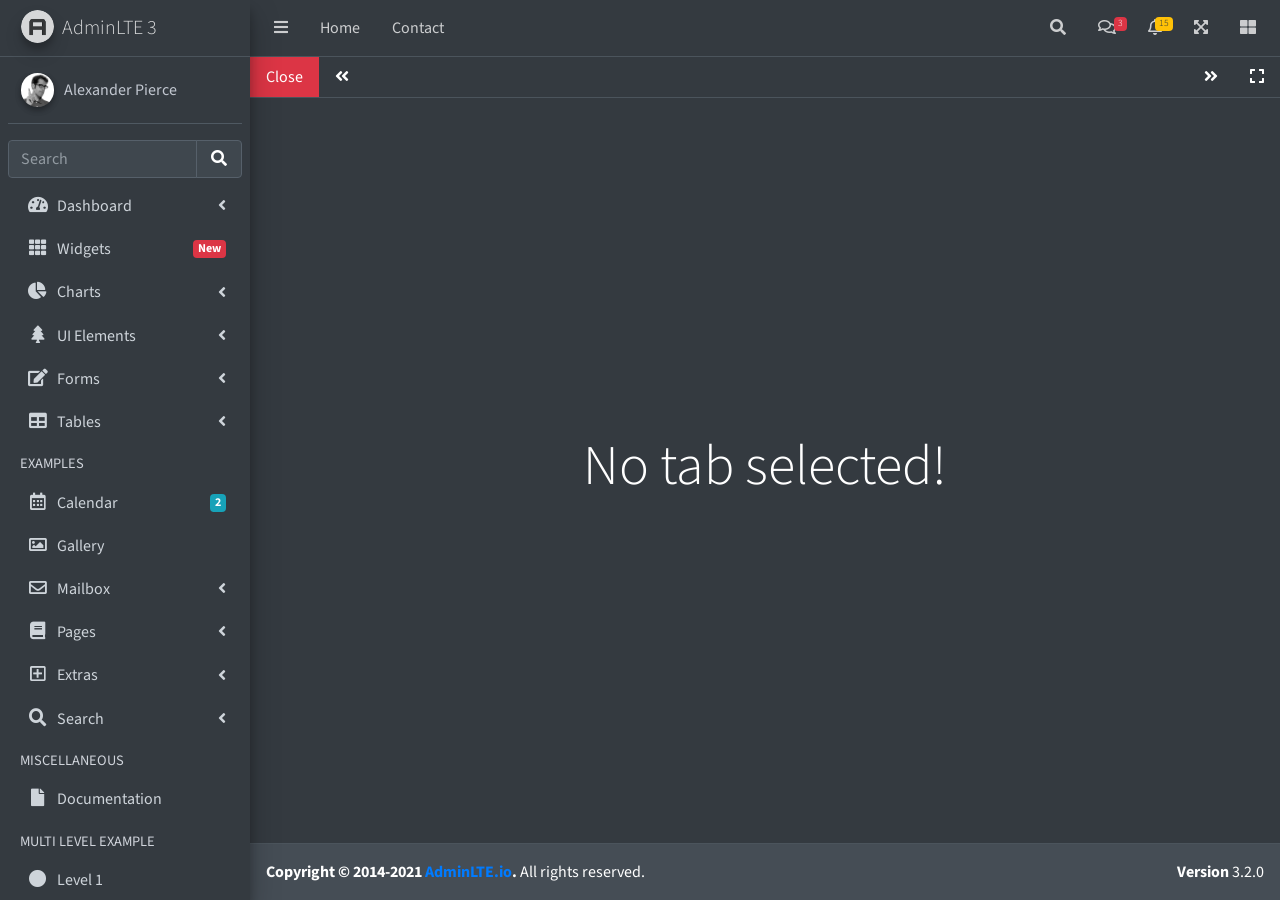
<file: backend/Dashboard-ERP/iframe-dark.html>
<!DOCTYPE html>
<html lang="en">
<head>
  <meta charset="utf-8">
  <meta name="viewport" content="width=device-width, initial-scale=1">
  <title>AdminLTE 3 | Tabbed IFrames</title>

  <!-- Google Font: Source Sans Pro -->
  <link rel="stylesheet" href="https://fonts.googleapis.com/css?family=Source+Sans+Pro:300,400,400i,700&display=fallback">
  <!-- Font Awesome -->
  <link rel="stylesheet" href="plugins/fontawesome-free/css/all.min.css">
  <!-- Theme style -->
  <link rel="stylesheet" href="dist/css/adminlte.min.css">
  <!-- overlayScrollbars -->
  <link rel="stylesheet" href="plugins/overlayScrollbars/css/OverlayScrollbars.min.css">
</head>
<body class="hold-transition sidebar-mini layout-fixed dark-mode" data-panel-auto-height-mode="height">
<div class="wrapper">

  <!-- Navbar -->
  <nav class="main-header navbar navbar-expand navbar-dark">
    <!-- Left navbar links -->
    <ul class="navbar-nav">
      <li class="nav-item">
        <a class="nav-link" data-widget="pushmenu" href="#" role="button"><i class="fas fa-bars"></i></a>
      </li>
      <li class="nav-item d-none d-sm-inline-block">
        <a href="index3.html" class="nav-link">Home</a>
      </li>
      <li class="nav-item d-none d-sm-inline-block">
        <a href="#" class="nav-link">Contact</a>
      </li>
    </ul>

    <!-- Right navbar links -->
    <ul class="navbar-nav ml-auto">
      <!-- Navbar Search -->
      <li class="nav-item">
        <a class="nav-link" data-widget="navbar-search" href="#" role="button">
          <i class="fas fa-search"></i>
        </a>
        <div class="navbar-search-block">
          <form class="form-inline">
            <div class="input-group input-group-sm">
              <input class="form-control form-control-navbar" type="search" placeholder="Search" aria-label="Search">
              <div class="input-group-append">
                <button class="btn btn-navbar" type="submit">
                  <i class="fas fa-search"></i>
                </button>
                <button class="btn btn-navbar" type="button" data-widget="navbar-search">
                  <i class="fas fa-times"></i>
                </button>
              </div>
            </div>
          </form>
        </div>
      </li>

      <!-- Messages Dropdown Menu -->
      <li class="nav-item dropdown">
        <a class="nav-link" data-toggle="dropdown" href="#">
          <i class="far fa-comments"></i>
          <span class="badge badge-danger navbar-badge">3</span>
        </a>
        <div class="dropdown-menu dropdown-menu-lg dropdown-menu-right">
          <a href="#" class="dropdown-item">
            <!-- Message Start -->
            <div class="media">
              <img src="dist/img/user1-128x128.jpg" alt="User Avatar" class="img-size-50 mr-3 img-circle">
              <div class="media-body">
                <h3 class="dropdown-item-title">
                  Brad Diesel
                  <span class="float-right text-sm text-danger"><i class="fas fa-star"></i></span>
                </h3>
                <p class="text-sm">Call me whenever you can...</p>
                <p class="text-sm text-muted"><i class="far fa-clock mr-1"></i> 4 Hours Ago</p>
              </div>
            </div>
            <!-- Message End -->
          </a>
          <div class="dropdown-divider"></div>
          <a href="#" class="dropdown-item">
            <!-- Message Start -->
            <div class="media">
              <img src="dist/img/user8-128x128.jpg" alt="User Avatar" class="img-size-50 img-circle mr-3">
              <div class="media-body">
                <h3 class="dropdown-item-title">
                  John Pierce
                  <span class="float-right text-sm text-muted"><i class="fas fa-star"></i></span>
                </h3>
                <p class="text-sm">I got your message bro</p>
                <p class="text-sm text-muted"><i class="far fa-clock mr-1"></i> 4 Hours Ago</p>
              </div>
            </div>
            <!-- Message End -->
          </a>
          <div class="dropdown-divider"></div>
          <a href="#" class="dropdown-item">
            <!-- Message Start -->
            <div class="media">
              <img src="dist/img/user3-128x128.jpg" alt="User Avatar" class="img-size-50 img-circle mr-3">
              <div class="media-body">
                <h3 class="dropdown-item-title">
                  Nora Silvester
                  <span class="float-right text-sm text-warning"><i class="fas fa-star"></i></span>
                </h3>
                <p class="text-sm">The subject goes here</p>
                <p class="text-sm text-muted"><i class="far fa-clock mr-1"></i> 4 Hours Ago</p>
              </div>
            </div>
            <!-- Message End -->
          </a>
          <div class="dropdown-divider"></div>
          <a href="#" class="dropdown-item dropdown-footer">See All Messages</a>
        </div>
      </li>
      <!-- Notifications Dropdown Menu -->
      <li class="nav-item dropdown">
        <a class="nav-link" data-toggle="dropdown" href="#">
          <i class="far fa-bell"></i>
          <span class="badge badge-warning navbar-badge">15</span>
        </a>
        <div class="dropdown-menu dropdown-menu-lg dropdown-menu-right">
          <span class="dropdown-item dropdown-header">15 Notifications</span>
          <div class="dropdown-divider"></div>
          <a href="#" class="dropdown-item">
            <i class="fas fa-envelope mr-2"></i> 4 new messages
            <span class="float-right text-muted text-sm">3 mins</span>
          </a>
          <div class="dropdown-divider"></div>
          <a href="#" class="dropdown-item">
            <i class="fas fa-users mr-2"></i> 8 friend requests
            <span class="float-right text-muted text-sm">12 hours</span>
          </a>
          <div class="dropdown-divider"></div>
          <a href="#" class="dropdown-item">
            <i class="fas fa-file mr-2"></i> 3 new reports
            <span class="float-right text-muted text-sm">2 days</span>
          </a>
          <div class="dropdown-divider"></div>
          <a href="#" class="dropdown-item dropdown-footer">See All Notifications</a>
        </div>
      </li>
      <li class="nav-item">
        <a class="nav-link" data-widget="fullscreen" href="#" role="button">
          <i class="fas fa-expand-arrows-alt"></i>
        </a>
      </li>
      <li class="nav-item">
        <a class="nav-link" data-widget="control-sidebar" data-slide="true" href="#" role="button">
          <i class="fas fa-th-large"></i>
        </a>
      </li>
    </ul>
  </nav>
  <!-- /.navbar -->

  <!-- Main Sidebar Container -->
  <aside class="main-sidebar sidebar-dark-primary elevation-4">
    <!-- Brand Logo -->
    <a href="index3.html" class="brand-link">
      <img src="dist/img/AdminLTELogo.png" alt="AdminLTE Logo" class="brand-image img-circle elevation-3" style="opacity: .8">
      <span class="brand-text font-weight-light">AdminLTE 3</span>
    </a>

    <!-- Sidebar -->
    <div class="sidebar">
      <!-- Sidebar user panel (optional) -->
      <div class="user-panel mt-3 pb-3 mb-3 d-flex">
        <div class="image">
          <img src="dist/img/user2-160x160.jpg" class="img-circle elevation-2" alt="User Image">
        </div>
        <div class="info">
          <a href="#" class="d-block">Alexander Pierce</a>
        </div>
      </div>

      <!-- SidebarSearch Form -->
      <div class="form-inline">
        <div class="input-group" data-widget="sidebar-search">
          <input class="form-control form-control-sidebar" type="search" placeholder="Search" aria-label="Search">
          <div class="input-group-append">
            <button class="btn btn-sidebar">
              <i class="fas fa-search fa-fw"></i>
            </button>
          </div>
        </div>
      </div>

      <!-- Sidebar Menu -->
      <nav class="mt-2">
        <ul class="nav nav-pills nav-sidebar flex-column" data-widget="treeview" role="menu" data-accordion="false">
          <!-- Add icons to the links using the .nav-icon class
               with font-awesome or any other icon font library -->
          <li class="nav-item">
            <a href="#" class="nav-link">
              <i class="nav-icon fas fa-tachometer-alt"></i>
              <p>
                Dashboard
                <i class="right fas fa-angle-left"></i>
              </p>
            </a>
            <ul class="nav nav-treeview">
              <li class="nav-item">
                <a href="./index.html" class="nav-link">
                  <i class="far fa-circle nav-icon"></i>
                  <p>Dashboard v1</p>
                </a>
              </li>
              <li class="nav-item">
                <a href="./index2.html" class="nav-link">
                  <i class="far fa-circle nav-icon"></i>
                  <p>Dashboard v2</p>
                </a>
              </li>
              <li class="nav-item">
                <a href="./index3.html" class="nav-link">
                  <i class="far fa-circle nav-icon"></i>
                  <p>Dashboard v3</p>
                </a>
              </li>
            </ul>
          </li>
          <li class="nav-item">
            <a href="pages/widgets.html" class="nav-link">
              <i class="nav-icon fas fa-th"></i>
              <p>
                Widgets
                <span class="right badge badge-danger">New</span>
              </p>
            </a>
          </li>
          <li class="nav-item">
            <a href="#" class="nav-link">
              <i class="nav-icon fas fa-chart-pie"></i>
              <p>
                Charts
                <i class="right fas fa-angle-left"></i>
              </p>
            </a>
            <ul class="nav nav-treeview">
              <li class="nav-item">
                <a href="pages/charts/chartjs.html" class="nav-link">
                  <i class="far fa-circle nav-icon"></i>
                  <p>ChartJS</p>
                </a>
              </li>
              <li class="nav-item">
                <a href="pages/charts/flot.html" class="nav-link">
                  <i class="far fa-circle nav-icon"></i>
                  <p>Flot</p>
                </a>
              </li>
              <li class="nav-item">
                <a href="pages/charts/inline.html" class="nav-link">
                  <i class="far fa-circle nav-icon"></i>
                  <p>Inline</p>
                </a>
              </li>
            </ul>
          </li>
          <li class="nav-item">
            <a href="#" class="nav-link">
              <i class="nav-icon fas fa-tree"></i>
              <p>
                UI Elements
                <i class="fas fa-angle-left right"></i>
              </p>
            </a>
            <ul class="nav nav-treeview">
              <li class="nav-item">
                <a href="pages/UI/general.html" class="nav-link">
                  <i class="far fa-circle nav-icon"></i>
                  <p>General</p>
                </a>
              </li>
              <li class="nav-item">
                <a href="pages/UI/icons.html" class="nav-link">
                  <i class="far fa-circle nav-icon"></i>
                  <p>Icons</p>
                </a>
              </li>
              <li class="nav-item">
                <a href="pages/UI/buttons.html" class="nav-link">
                  <i class="far fa-circle nav-icon"></i>
                  <p>Buttons</p>
                </a>
              </li>
              <li class="nav-item">
                <a href="pages/UI/sliders.html" class="nav-link">
                  <i class="far fa-circle nav-icon"></i>
                  <p>Sliders</p>
                </a>
              </li>
              <li class="nav-item">
                <a href="pages/UI/modals.html" class="nav-link">
                  <i class="far fa-circle nav-icon"></i>
                  <p>Modals & Alerts</p>
                </a>
              </li>
              <li class="nav-item">
                <a href="pages/UI/navbar.html" class="nav-link">
                  <i class="far fa-circle nav-icon"></i>
                  <p>Navbar & Tabs</p>
                </a>
              </li>
              <li class="nav-item">
                <a href="pages/UI/timeline.html" class="nav-link">
                  <i class="far fa-circle nav-icon"></i>
                  <p>Timeline</p>
                </a>
              </li>
              <li class="nav-item">
                <a href="pages/UI/ribbons.html" class="nav-link">
                  <i class="far fa-circle nav-icon"></i>
                  <p>Ribbons</p>
                </a>
              </li>
            </ul>
          </li>
          <li class="nav-item">
            <a href="#" class="nav-link">
              <i class="nav-icon fas fa-edit"></i>
              <p>
                Forms
                <i class="fas fa-angle-left right"></i>
              </p>
            </a>
            <ul class="nav nav-treeview">
              <li class="nav-item">
                <a href="pages/forms/general.html" class="nav-link">
                  <i class="far fa-circle nav-icon"></i>
                  <p>General Elements</p>
                </a>
              </li>
              <li class="nav-item">
                <a href="pages/forms/advanced.html" class="nav-link">
                  <i class="far fa-circle nav-icon"></i>
                  <p>Advanced Elements</p>
                </a>
              </li>
              <li class="nav-item">
                <a href="pages/forms/editors.html" class="nav-link">
                  <i class="far fa-circle nav-icon"></i>
                  <p>Editors</p>
                </a>
              </li>
              <li class="nav-item">
                <a href="pages/forms/validation.html" class="nav-link">
                  <i class="far fa-circle nav-icon"></i>
                  <p>Validation</p>
                </a>
              </li>
            </ul>
          </li>
          <li class="nav-item">
            <a href="#" class="nav-link">
              <i class="nav-icon fas fa-table"></i>
              <p>
                Tables
                <i class="fas fa-angle-left right"></i>
              </p>
            </a>
            <ul class="nav nav-treeview">
              <li class="nav-item">
                <a href="pages/tables/simple.html" class="nav-link">
                  <i class="far fa-circle nav-icon"></i>
                  <p>Simple Tables</p>
                </a>
              </li>
              <li class="nav-item">
                <a href="pages/tables/data.html" class="nav-link">
                  <i class="far fa-circle nav-icon"></i>
                  <p>DataTables</p>
                </a>
              </li>
              <li class="nav-item">
                <a href="pages/tables/jsgrid.html" class="nav-link">
                  <i class="far fa-circle nav-icon"></i>
                  <p>jsGrid</p>
                </a>
              </li>
            </ul>
          </li>
          <li class="nav-header">EXAMPLES</li>
          <li class="nav-item">
            <a href="pages/calendar.html" class="nav-link">
              <i class="nav-icon far fa-calendar-alt"></i>
              <p>
                Calendar
                <span class="badge badge-info right">2</span>
              </p>
            </a>
          </li>
          <li class="nav-item">
            <a href="pages/gallery.html" class="nav-link">
              <i class="nav-icon far fa-image"></i>
              <p>
                Gallery
              </p>
            </a>
          </li>
          <li class="nav-item">
            <a href="#" class="nav-link">
              <i class="nav-icon far fa-envelope"></i>
              <p>
                Mailbox
                <i class="fas fa-angle-left right"></i>
              </p>
            </a>
            <ul class="nav nav-treeview">
              <li class="nav-item">
                <a href="pages/mailbox/mailbox.html" class="nav-link">
                  <i class="far fa-circle nav-icon"></i>
                  <p>Inbox</p>
                </a>
              </li>
              <li class="nav-item">
                <a href="pages/mailbox/compose.html" class="nav-link">
                  <i class="far fa-circle nav-icon"></i>
                  <p>Compose</p>
                </a>
              </li>
              <li class="nav-item">
                <a href="pages/mailbox/read-mail.html" class="nav-link">
                  <i class="far fa-circle nav-icon"></i>
                  <p>Read</p>
                </a>
              </li>
            </ul>
          </li>
          <li class="nav-item">
            <a href="#" class="nav-link">
              <i class="nav-icon fas fa-book"></i>
              <p>
                Pages
                <i class="fas fa-angle-left right"></i>
              </p>
            </a>
            <ul class="nav nav-treeview">
              <li class="nav-item">
                <a href="pages/examples/invoice.html" class="nav-link">
                  <i class="far fa-circle nav-icon"></i>
                  <p>Invoice</p>
                </a>
              </li>
              <li class="nav-item">
                <a href="pages/examples/profile.html" class="nav-link">
                  <i class="far fa-circle nav-icon"></i>
                  <p>Profile</p>
                </a>
              </li>
              <li class="nav-item">
                <a href="pages/examples/e-commerce.html" class="nav-link">
                  <i class="far fa-circle nav-icon"></i>
                  <p>E-commerce</p>
                </a>
              </li>
              <li class="nav-item">
                <a href="pages/examples/projects.html" class="nav-link">
                  <i class="far fa-circle nav-icon"></i>
                  <p>Projects</p>
                </a>
              </li>
              <li class="nav-item">
                <a href="pages/examples/project-add.html" class="nav-link">
                  <i class="far fa-circle nav-icon"></i>
                  <p>Project Add</p>
                </a>
              </li>
              <li class="nav-item">
                <a href="pages/examples/project-edit.html" class="nav-link">
                  <i class="far fa-circle nav-icon"></i>
                  <p>Project Edit</p>
                </a>
              </li>
              <li class="nav-item">
                <a href="pages/examples/project-detail.html" class="nav-link">
                  <i class="far fa-circle nav-icon"></i>
                  <p>Project Detail</p>
                </a>
              </li>
              <li class="nav-item">
                <a href="pages/examples/contacts.html" class="nav-link">
                  <i class="far fa-circle nav-icon"></i>
                  <p>Contacts</p>
                </a>
              </li>
              <li class="nav-item">
                <a href="pages/examples/faq.html" class="nav-link">
                  <i class="far fa-circle nav-icon"></i>
                  <p>FAQ</p>
                </a>
              </li>
              <li class="nav-item">
                <a href="pages/examples/contact-us.html" class="nav-link">
                  <i class="far fa-circle nav-icon"></i>
                  <p>Contact us</p>
                </a>
              </li>
            </ul>
          </li>
          <li class="nav-item">
            <a href="#" class="nav-link">
              <i class="nav-icon far fa-plus-square"></i>
              <p>
                Extras
                <i class="fas fa-angle-left right"></i>
              </p>
            </a>
            <ul class="nav nav-treeview">
              <li class="nav-item">
                <a href="#" class="nav-link">
                  <i class="far fa-circle nav-icon"></i>
                  <p>
                    Login & Register v1
                    <i class="fas fa-angle-left right"></i>
                  </p>
                </a>
                <ul class="nav nav-treeview">
                  <li class="nav-item">
                    <a href="pages/examples/login.html" class="nav-link">
                      <i class="far fa-circle nav-icon"></i>
                      <p>Login v1</p>
                    </a>
                  </li>
                  <li class="nav-item">
                    <a href="pages/examples/register.html" class="nav-link">
                      <i class="far fa-circle nav-icon"></i>
                      <p>Register v1</p>
                    </a>
                  </li>
                  <li class="nav-item">
                    <a href="pages/examples/forgot-password.html" class="nav-link">
                      <i class="far fa-circle nav-icon"></i>
                      <p>Forgot Password v1</p>
                    </a>
                  </li>
                  <li class="nav-item">
                    <a href="pages/examples/recover-password.html" class="nav-link">
                      <i class="far fa-circle nav-icon"></i>
                      <p>Recover Password v1</p>
                    </a>
                  </li>
                </ul>
              </li>
              <li class="nav-item">
                <a href="#" class="nav-link">
                  <i class="far fa-circle nav-icon"></i>
                  <p>
                    Login & Register v2
                    <i class="fas fa-angle-left right"></i>
                  </p>
                </a>
                <ul class="nav nav-treeview">
                  <li class="nav-item">
                    <a href="pages/examples/login-v2.html" class="nav-link">
                      <i class="far fa-circle nav-icon"></i>
                      <p>Login v2</p>
                    </a>
                  </li>
                  <li class="nav-item">
                    <a href="pages/examples/register-v2.html" class="nav-link">
                      <i class="far fa-circle nav-icon"></i>
                      <p>Register v2</p>
                    </a>
                  </li>
                  <li class="nav-item">
                    <a href="pages/examples/forgot-password-v2.html" class="nav-link">
                      <i class="far fa-circle nav-icon"></i>
                      <p>Forgot Password v2</p>
                    </a>
                  </li>
                  <li class="nav-item">
                    <a href="pages/examples/recover-password-v2.html" class="nav-link">
                      <i class="far fa-circle nav-icon"></i>
                      <p>Recover Password v2</p>
                    </a>
                  </li>
                </ul>
              </li>
              <li class="nav-item">
                <a href="pages/examples/lockscreen.html" class="nav-link">
                  <i class="far fa-circle nav-icon"></i>
                  <p>Lockscreen</p>
                </a>
              </li>
              <li class="nav-item">
                <a href="pages/examples/legacy-user-menu.html" class="nav-link">
                  <i class="far fa-circle nav-icon"></i>
                  <p>Legacy User Menu</p>
                </a>
              </li>
              <li class="nav-item">
                <a href="pages/examples/language-menu.html" class="nav-link">
                  <i class="far fa-circle nav-icon"></i>
                  <p>Language Menu</p>
                </a>
              </li>
              <li class="nav-item">
                <a href="pages/examples/404.html" class="nav-link">
                  <i class="far fa-circle nav-icon"></i>
                  <p>Error 404</p>
                </a>
              </li>
              <li class="nav-item">
                <a href="pages/examples/500.html" class="nav-link">
                  <i class="far fa-circle nav-icon"></i>
                  <p>Error 500</p>
                </a>
              </li>
              <li class="nav-item">
                <a href="pages/examples/pace.html" class="nav-link">
                  <i class="far fa-circle nav-icon"></i>
                  <p>Pace</p>
                </a>
              </li>
              <li class="nav-item">
                <a href="pages/examples/blank.html" class="nav-link">
                  <i class="far fa-circle nav-icon"></i>
                  <p>Blank Page</p>
                </a>
              </li>
              <li class="nav-item">
                <a href="starter.html" class="nav-link">
                  <i class="far fa-circle nav-icon"></i>
                  <p>Starter Page</p>
                </a>
              </li>
            </ul>
          </li>
          <li class="nav-item">
            <a href="#" class="nav-link">
              <i class="nav-icon fas fa-search"></i>
              <p>
                Search
                <i class="fas fa-angle-left right"></i>
              </p>
            </a>
            <ul class="nav nav-treeview">
              <li class="nav-item">
                <a href="pages/search/simple.html" class="nav-link">
                  <i class="far fa-circle nav-icon"></i>
                  <p>Simple Search</p>
                </a>
              </li>
              <li class="nav-item">
                <a href="pages/search/enhanced.html" class="nav-link">
                  <i class="far fa-circle nav-icon"></i>
                  <p>Enhanced</p>
                </a>
              </li>
            </ul>
          </li>
          <li class="nav-header">MISCELLANEOUS</li>
          <li class="nav-item">
            <a href="https://adminlte.io/docs/3.1/" class="nav-link">
              <i class="nav-icon fas fa-file"></i>
              <p>Documentation</p>
            </a>
          </li>
          <li class="nav-header">MULTI LEVEL EXAMPLE</li>
          <li class="nav-item">
            <a href="#" class="nav-link">
              <i class="fas fa-circle nav-icon"></i>
              <p>Level 1</p>
            </a>
          </li>
          <li class="nav-item">
            <a href="#" class="nav-link">
              <i class="nav-icon fas fa-circle"></i>
              <p>
                Level 1
                <i class="right fas fa-angle-left"></i>
              </p>
            </a>
            <ul class="nav nav-treeview">
              <li class="nav-item">
                <a href="#" class="nav-link">
                  <i class="far fa-circle nav-icon"></i>
                  <p>Level 2</p>
                </a>
              </li>
              <li class="nav-item">
                <a href="#" class="nav-link">
                  <i class="far fa-circle nav-icon"></i>
                  <p>
                    Level 2
                    <i class="right fas fa-angle-left"></i>
                  </p>
                </a>
                <ul class="nav nav-treeview">
                  <li class="nav-item">
                    <a href="#" class="nav-link">
                      <i class="far fa-dot-circle nav-icon"></i>
                      <p>Level 3</p>
                    </a>
                  </li>
                  <li class="nav-item">
                    <a href="#" class="nav-link">
                      <i class="far fa-dot-circle nav-icon"></i>
                      <p>Level 3</p>
                    </a>
                  </li>
                  <li class="nav-item">
                    <a href="#" class="nav-link">
                      <i class="far fa-dot-circle nav-icon"></i>
                      <p>Level 3</p>
                    </a>
                  </li>
                </ul>
              </li>
              <li class="nav-item">
                <a href="#" class="nav-link">
                  <i class="far fa-circle nav-icon"></i>
                  <p>Level 2</p>
                </a>
              </li>
            </ul>
          </li>
          <li class="nav-item">
            <a href="#" class="nav-link">
              <i class="fas fa-circle nav-icon"></i>
              <p>Level 1</p>
            </a>
          </li>
          <li class="nav-header">LABELS</li>
          <li class="nav-item">
            <a href="#" class="nav-link">
              <i class="nav-icon far fa-circle text-danger"></i>
              <p class="text">Important</p>
            </a>
          </li>
          <li class="nav-item">
            <a href="#" class="nav-link">
              <i class="nav-icon far fa-circle text-warning"></i>
              <p>Warning</p>
            </a>
          </li>
          <li class="nav-item">
            <a href="#" class="nav-link">
              <i class="nav-icon far fa-circle text-info"></i>
              <p>Informational</p>
            </a>
          </li>
        </ul>
      </nav>
      <!-- /.sidebar-menu -->
    </div>
    <!-- /.sidebar -->
  </aside>

  <!-- Content Wrapper. Contains page content -->
  <div class="content-wrapper iframe-mode bg-dark" data-widget="iframe" data-auto-dark-mode="true" data-loading-screen="750">
    <div class="nav navbar navbar-expand-lg navbar-dark border-bottom border-dark p-0">
      <a class="nav-link bg-danger" href="#" data-widget="iframe-close">Close</a>
      <a class="nav-link bg-dark" href="#" data-widget="iframe-scrollleft"><i class="fas fa-angle-double-left"></i></a>
      <ul class="navbar-nav" role="tablist">
      </ul>
      <a class="nav-link bg-dark" href="#" data-widget="iframe-scrollright"><i class="fas fa-angle-double-right"></i></a>
      <a class="nav-link bg-dark" href="#" data-widget="iframe-fullscreen"><i class="fas fa-expand"></i></a>
    </div>
    <div class="tab-content">
      <div class="tab-empty">
        <h2 class="display-4">No tab selected!</h2>
      </div>
      <div class="tab-loading">
        <div>
          <h2 class="display-4">Tab is loading <i class="fa fa-sync fa-spin"></i></h2>
        </div>
      </div>
    </div>
  </div>
    <!-- /.content-wrapper -->
  <footer class="main-footer dark-mode">
    <strong>Copyright &copy; 2014-2021 <a href="https://adminlte.io">AdminLTE.io</a>.</strong>
    All rights reserved.
    <div class="float-right d-none d-sm-inline-block">
      <b>Version</b> 3.2.0
    </div>
  </footer>

  <!-- Control Sidebar -->
  <aside class="control-sidebar control-sidebar-dark">
    <!-- Control sidebar content goes here -->
  </aside>
  <!-- /.control-sidebar -->
</div>
<!-- ./wrapper -->

<!-- jQuery -->
<script src="plugins/jquery/jquery.min.js"></script>
<!-- jQuery UI 1.11.4 -->
<script src="plugins/jquery-ui/jquery-ui.min.js"></script>
<!-- Resolve conflict in jQuery UI tooltip with Bootstrap tooltip -->
<script>
  $.widget.bridge('uibutton', $.ui.button)
</script>
<!-- Bootstrap 4 -->
<script src="plugins/bootstrap/js/bootstrap.bundle.min.js"></script>
<!-- overlayScrollbars -->
<script src="plugins/overlayScrollbars/js/jquery.overlayScrollbars.min.js"></script>
<!-- AdminLTE App -->
<script src="dist/js/adminlte.js"></script>
<!-- AdminLTE for demo purposes -->
<script src="dist/js/demo.js"></script>
</body>
</html>
</file>
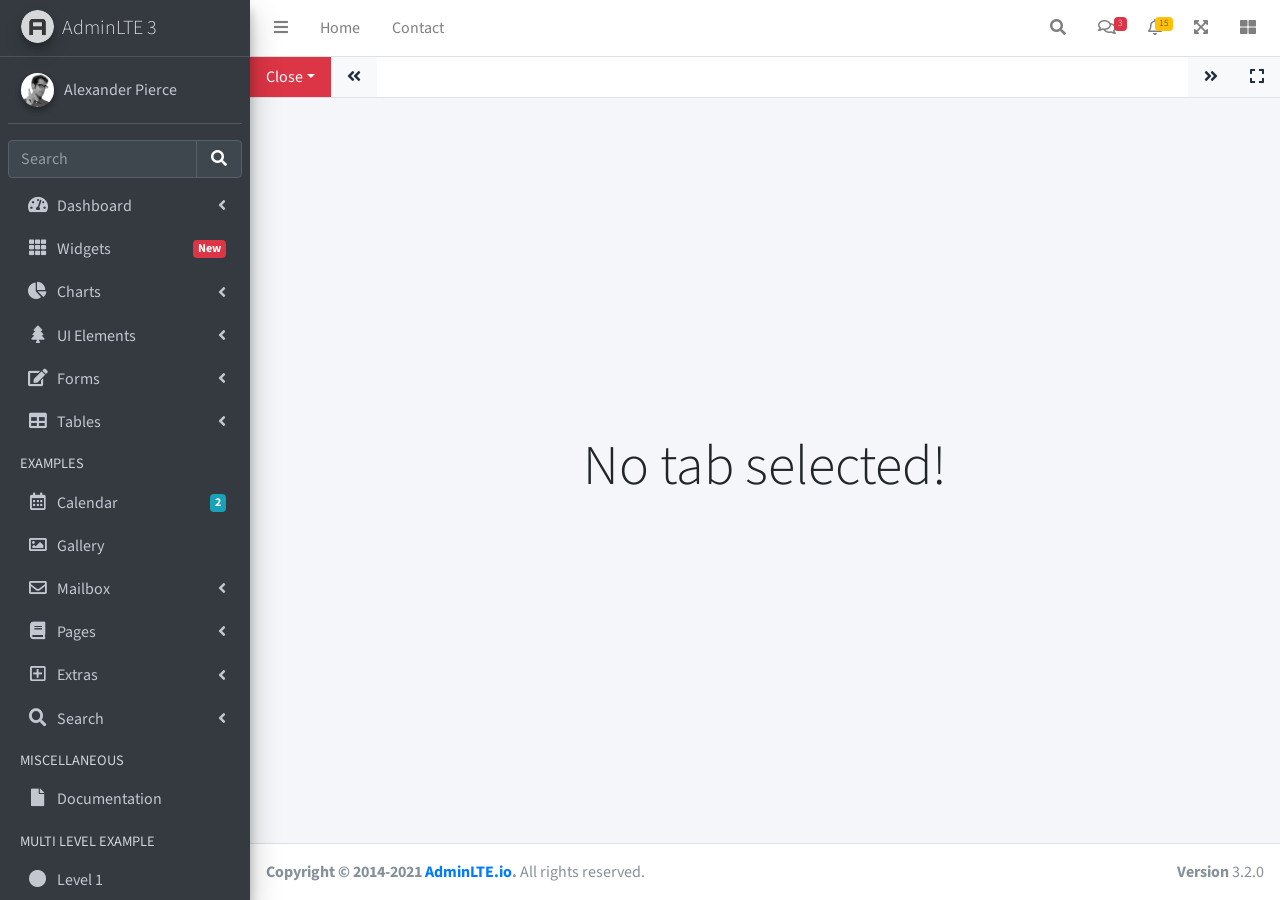
<file: backend/Dashboard-ERP/iframe.html>
<!DOCTYPE html>
<html lang="en">
<head>
  <meta charset="utf-8">
  <meta name="viewport" content="width=device-width, initial-scale=1">
  <title>AdminLTE 3 | Tabbed IFrames</title>

  <!-- Google Font: Source Sans Pro -->
  <link rel="stylesheet" href="https://fonts.googleapis.com/css?family=Source+Sans+Pro:300,400,400i,700&display=fallback">
  <!-- Font Awesome -->
  <link rel="stylesheet" href="plugins/fontawesome-free/css/all.min.css">
  <!-- Theme style -->
  <link rel="stylesheet" href="dist/css/adminlte.min.css">
  <!-- overlayScrollbars -->
  <link rel="stylesheet" href="plugins/overlayScrollbars/css/OverlayScrollbars.min.css">
</head>
<body class="hold-transition sidebar-mini layout-fixed" data-panel-auto-height-mode="height">
<div class="wrapper">

  <!-- Navbar -->
  <nav class="main-header navbar navbar-expand navbar-white navbar-light">
    <!-- Left navbar links -->
    <ul class="navbar-nav">
      <li class="nav-item">
        <a class="nav-link" data-widget="pushmenu" href="#" role="button"><i class="fas fa-bars"></i></a>
      </li>
      <li class="nav-item d-none d-sm-inline-block">
        <a href="index3.html" class="nav-link">Home</a>
      </li>
      <li class="nav-item d-none d-sm-inline-block">
        <a href="#" class="nav-link">Contact</a>
      </li>
    </ul>

    <!-- Right navbar links -->
    <ul class="navbar-nav ml-auto">
      <!-- Navbar Search -->
      <li class="nav-item">
        <a class="nav-link" data-widget="navbar-search" href="#" role="button">
          <i class="fas fa-search"></i>
        </a>
        <div class="navbar-search-block">
          <form class="form-inline">
            <div class="input-group input-group-sm">
              <input class="form-control form-control-navbar" type="search" placeholder="Search" aria-label="Search">
              <div class="input-group-append">
                <button class="btn btn-navbar" type="submit">
                  <i class="fas fa-search"></i>
                </button>
                <button class="btn btn-navbar" type="button" data-widget="navbar-search">
                  <i class="fas fa-times"></i>
                </button>
              </div>
            </div>
          </form>
        </div>
      </li>

      <!-- Messages Dropdown Menu -->
      <li class="nav-item dropdown">
        <a class="nav-link" data-toggle="dropdown" href="#">
          <i class="far fa-comments"></i>
          <span class="badge badge-danger navbar-badge">3</span>
        </a>
        <div class="dropdown-menu dropdown-menu-lg dropdown-menu-right">
          <a href="#" class="dropdown-item">
            <!-- Message Start -->
            <div class="media">
              <img src="dist/img/user1-128x128.jpg" alt="User Avatar" class="img-size-50 mr-3 img-circle">
              <div class="media-body">
                <h3 class="dropdown-item-title">
                  Brad Diesel
                  <span class="float-right text-sm text-danger"><i class="fas fa-star"></i></span>
                </h3>
                <p class="text-sm">Call me whenever you can...</p>
                <p class="text-sm text-muted"><i class="far fa-clock mr-1"></i> 4 Hours Ago</p>
              </div>
            </div>
            <!-- Message End -->
          </a>
          <div class="dropdown-divider"></div>
          <a href="#" class="dropdown-item">
            <!-- Message Start -->
            <div class="media">
              <img src="dist/img/user8-128x128.jpg" alt="User Avatar" class="img-size-50 img-circle mr-3">
              <div class="media-body">
                <h3 class="dropdown-item-title">
                  John Pierce
                  <span class="float-right text-sm text-muted"><i class="fas fa-star"></i></span>
                </h3>
                <p class="text-sm">I got your message bro</p>
                <p class="text-sm text-muted"><i class="far fa-clock mr-1"></i> 4 Hours Ago</p>
              </div>
            </div>
            <!-- Message End -->
          </a>
          <div class="dropdown-divider"></div>
          <a href="#" class="dropdown-item">
            <!-- Message Start -->
            <div class="media">
              <img src="dist/img/user3-128x128.jpg" alt="User Avatar" class="img-size-50 img-circle mr-3">
              <div class="media-body">
                <h3 class="dropdown-item-title">
                  Nora Silvester
                  <span class="float-right text-sm text-warning"><i class="fas fa-star"></i></span>
                </h3>
                <p class="text-sm">The subject goes here</p>
                <p class="text-sm text-muted"><i class="far fa-clock mr-1"></i> 4 Hours Ago</p>
              </div>
            </div>
            <!-- Message End -->
          </a>
          <div class="dropdown-divider"></div>
          <a href="#" class="dropdown-item dropdown-footer">See All Messages</a>
        </div>
      </li>
      <!-- Notifications Dropdown Menu -->
      <li class="nav-item dropdown">
        <a class="nav-link" data-toggle="dropdown" href="#">
          <i class="far fa-bell"></i>
          <span class="badge badge-warning navbar-badge">15</span>
        </a>
        <div class="dropdown-menu dropdown-menu-lg dropdown-menu-right">
          <span class="dropdown-item dropdown-header">15 Notifications</span>
          <div class="dropdown-divider"></div>
          <a href="#" class="dropdown-item">
            <i class="fas fa-envelope mr-2"></i> 4 new messages
            <span class="float-right text-muted text-sm">3 mins</span>
          </a>
          <div class="dropdown-divider"></div>
          <a href="#" class="dropdown-item">
            <i class="fas fa-users mr-2"></i> 8 friend requests
            <span class="float-right text-muted text-sm">12 hours</span>
          </a>
          <div class="dropdown-divider"></div>
          <a href="#" class="dropdown-item">
            <i class="fas fa-file mr-2"></i> 3 new reports
            <span class="float-right text-muted text-sm">2 days</span>
          </a>
          <div class="dropdown-divider"></div>
          <a href="#" class="dropdown-item dropdown-footer">See All Notifications</a>
        </div>
      </li>
      <li class="nav-item">
        <a class="nav-link" data-widget="fullscreen" href="#" role="button">
          <i class="fas fa-expand-arrows-alt"></i>
        </a>
      </li>
      <li class="nav-item">
        <a class="nav-link" data-widget="control-sidebar" data-slide="true" href="#" role="button">
          <i class="fas fa-th-large"></i>
        </a>
      </li>
    </ul>
  </nav>
  <!-- /.navbar -->

  <!-- Main Sidebar Container -->
  <aside class="main-sidebar sidebar-dark-primary elevation-4">
    <!-- Brand Logo -->
    <a href="index3.html" class="brand-link">
      <img src="dist/img/AdminLTELogo.png" alt="AdminLTE Logo" class="brand-image img-circle elevation-3" style="opacity: .8">
      <span class="brand-text font-weight-light">AdminLTE 3</span>
    </a>

    <!-- Sidebar -->
    <div class="sidebar">
      <!-- Sidebar user panel (optional) -->
      <div class="user-panel mt-3 pb-3 mb-3 d-flex">
        <div class="image">
          <img src="dist/img/user2-160x160.jpg" class="img-circle elevation-2" alt="User Image">
        </div>
        <div class="info">
          <a href="#" class="d-block">Alexander Pierce</a>
        </div>
      </div>

      <!-- SidebarSearch Form -->
      <div class="form-inline">
        <div class="input-group" data-widget="sidebar-search">
          <input class="form-control form-control-sidebar" type="search" placeholder="Search" aria-label="Search">
          <div class="input-group-append">
            <button class="btn btn-sidebar">
              <i class="fas fa-search fa-fw"></i>
            </button>
          </div>
        </div>
      </div>

      <!-- Sidebar Menu -->
      <nav class="mt-2">
        <ul class="nav nav-pills nav-sidebar flex-column" data-widget="treeview" role="menu" data-accordion="false">
          <!-- Add icons to the links using the .nav-icon class
               with font-awesome or any other icon font library -->
          <li class="nav-item">
            <a href="#" class="nav-link">
              <i class="nav-icon fas fa-tachometer-alt"></i>
              <p>
                Dashboard
                <i class="right fas fa-angle-left"></i>
              </p>
            </a>
            <ul class="nav nav-treeview">
              <li class="nav-item">
                <a href="./index.html" class="nav-link">
                  <i class="far fa-circle nav-icon"></i>
                  <p>Dashboard v1</p>
                </a>
              </li>
              <li class="nav-item">
                <a href="./index2.html" class="nav-link">
                  <i class="far fa-circle nav-icon"></i>
                  <p>Dashboard v2</p>
                </a>
              </li>
              <li class="nav-item">
                <a href="./index3.html" class="nav-link">
                  <i class="far fa-circle nav-icon"></i>
                  <p>Dashboard v3</p>
                </a>
              </li>
            </ul>
          </li>
          <li class="nav-item">
            <a href="pages/widgets.html" class="nav-link">
              <i class="nav-icon fas fa-th"></i>
              <p>
                Widgets
                <span class="right badge badge-danger">New</span>
              </p>
            </a>
          </li>
          <li class="nav-item">
            <a href="#" class="nav-link">
              <i class="nav-icon fas fa-chart-pie"></i>
              <p>
                Charts
                <i class="right fas fa-angle-left"></i>
              </p>
            </a>
            <ul class="nav nav-treeview">
              <li class="nav-item">
                <a href="pages/charts/chartjs.html" class="nav-link">
                  <i class="far fa-circle nav-icon"></i>
                  <p>ChartJS</p>
                </a>
              </li>
              <li class="nav-item">
                <a href="pages/charts/flot.html" class="nav-link">
                  <i class="far fa-circle nav-icon"></i>
                  <p>Flot</p>
                </a>
              </li>
              <li class="nav-item">
                <a href="pages/charts/inline.html" class="nav-link">
                  <i class="far fa-circle nav-icon"></i>
                  <p>Inline</p>
                </a>
              </li>
            </ul>
          </li>
          <li class="nav-item">
            <a href="#" class="nav-link">
              <i class="nav-icon fas fa-tree"></i>
              <p>
                UI Elements
                <i class="fas fa-angle-left right"></i>
              </p>
            </a>
            <ul class="nav nav-treeview">
              <li class="nav-item">
                <a href="pages/UI/general.html" class="nav-link">
                  <i class="far fa-circle nav-icon"></i>
                  <p>General</p>
                </a>
              </li>
              <li class="nav-item">
                <a href="pages/UI/icons.html" class="nav-link">
                  <i class="far fa-circle nav-icon"></i>
                  <p>Icons</p>
                </a>
              </li>
              <li class="nav-item">
                <a href="pages/UI/buttons.html" class="nav-link">
                  <i class="far fa-circle nav-icon"></i>
                  <p>Buttons</p>
                </a>
              </li>
              <li class="nav-item">
                <a href="pages/UI/sliders.html" class="nav-link">
                  <i class="far fa-circle nav-icon"></i>
                  <p>Sliders</p>
                </a>
              </li>
              <li class="nav-item">
                <a href="pages/UI/modals.html" class="nav-link">
                  <i class="far fa-circle nav-icon"></i>
                  <p>Modals & Alerts</p>
                </a>
              </li>
              <li class="nav-item">
                <a href="pages/UI/navbar.html" class="nav-link">
                  <i class="far fa-circle nav-icon"></i>
                  <p>Navbar & Tabs</p>
                </a>
              </li>
              <li class="nav-item">
                <a href="pages/UI/timeline.html" class="nav-link">
                  <i class="far fa-circle nav-icon"></i>
                  <p>Timeline</p>
                </a>
              </li>
              <li class="nav-item">
                <a href="pages/UI/ribbons.html" class="nav-link">
                  <i class="far fa-circle nav-icon"></i>
                  <p>Ribbons</p>
                </a>
              </li>
            </ul>
          </li>
          <li class="nav-item">
            <a href="#" class="nav-link">
              <i class="nav-icon fas fa-edit"></i>
              <p>
                Forms
                <i class="fas fa-angle-left right"></i>
              </p>
            </a>
            <ul class="nav nav-treeview">
              <li class="nav-item">
                <a href="pages/forms/general.html" class="nav-link">
                  <i class="far fa-circle nav-icon"></i>
                  <p>General Elements</p>
                </a>
              </li>
              <li class="nav-item">
                <a href="pages/forms/advanced.html" class="nav-link">
                  <i class="far fa-circle nav-icon"></i>
                  <p>Advanced Elements</p>
                </a>
              </li>
              <li class="nav-item">
                <a href="pages/forms/editors.html" class="nav-link">
                  <i class="far fa-circle nav-icon"></i>
                  <p>Editors</p>
                </a>
              </li>
              <li class="nav-item">
                <a href="pages/forms/validation.html" class="nav-link">
                  <i class="far fa-circle nav-icon"></i>
                  <p>Validation</p>
                </a>
              </li>
            </ul>
          </li>
          <li class="nav-item">
            <a href="#" class="nav-link">
              <i class="nav-icon fas fa-table"></i>
              <p>
                Tables
                <i class="fas fa-angle-left right"></i>
              </p>
            </a>
            <ul class="nav nav-treeview">
              <li class="nav-item">
                <a href="pages/tables/simple.html" class="nav-link">
                  <i class="far fa-circle nav-icon"></i>
                  <p>Simple Tables</p>
                </a>
              </li>
              <li class="nav-item">
                <a href="pages/tables/data.html" class="nav-link">
                  <i class="far fa-circle nav-icon"></i>
                  <p>DataTables</p>
                </a>
              </li>
              <li class="nav-item">
                <a href="pages/tables/jsgrid.html" class="nav-link">
                  <i class="far fa-circle nav-icon"></i>
                  <p>jsGrid</p>
                </a>
              </li>
            </ul>
          </li>
          <li class="nav-header">EXAMPLES</li>
          <li class="nav-item">
            <a href="pages/calendar.html" class="nav-link">
              <i class="nav-icon far fa-calendar-alt"></i>
              <p>
                Calendar
                <span class="badge badge-info right">2</span>
              </p>
            </a>
          </li>
          <li class="nav-item">
            <a href="pages/gallery.html" class="nav-link">
              <i class="nav-icon far fa-image"></i>
              <p>
                Gallery
              </p>
            </a>
          </li>
          <li class="nav-item">
            <a href="#" class="nav-link">
              <i class="nav-icon far fa-envelope"></i>
              <p>
                Mailbox
                <i class="fas fa-angle-left right"></i>
              </p>
            </a>
            <ul class="nav nav-treeview">
              <li class="nav-item">
                <a href="pages/mailbox/mailbox.html" class="nav-link">
                  <i class="far fa-circle nav-icon"></i>
                  <p>Inbox</p>
                </a>
              </li>
              <li class="nav-item">
                <a href="pages/mailbox/compose.html" class="nav-link">
                  <i class="far fa-circle nav-icon"></i>
                  <p>Compose</p>
                </a>
              </li>
              <li class="nav-item">
                <a href="pages/mailbox/read-mail.html" class="nav-link">
                  <i class="far fa-circle nav-icon"></i>
                  <p>Read</p>
                </a>
              </li>
            </ul>
          </li>
          <li class="nav-item">
            <a href="#" class="nav-link">
              <i class="nav-icon fas fa-book"></i>
              <p>
                Pages
                <i class="fas fa-angle-left right"></i>
              </p>
            </a>
            <ul class="nav nav-treeview">
              <li class="nav-item">
                <a href="pages/examples/invoice.html" class="nav-link">
                  <i class="far fa-circle nav-icon"></i>
                  <p>Invoice</p>
                </a>
              </li>
              <li class="nav-item">
                <a href="pages/examples/profile.html" class="nav-link">
                  <i class="far fa-circle nav-icon"></i>
                  <p>Profile</p>
                </a>
              </li>
              <li class="nav-item">
                <a href="pages/examples/e-commerce.html" class="nav-link">
                  <i class="far fa-circle nav-icon"></i>
                  <p>E-commerce</p>
                </a>
              </li>
              <li class="nav-item">
                <a href="pages/examples/projects.html" class="nav-link">
                  <i class="far fa-circle nav-icon"></i>
                  <p>Projects</p>
                </a>
              </li>
              <li class="nav-item">
                <a href="pages/examples/project-add.html" class="nav-link">
                  <i class="far fa-circle nav-icon"></i>
                  <p>Project Add</p>
                </a>
              </li>
              <li class="nav-item">
                <a href="pages/examples/project-edit.html" class="nav-link">
                  <i class="far fa-circle nav-icon"></i>
                  <p>Project Edit</p>
                </a>
              </li>
              <li class="nav-item">
                <a href="pages/examples/project-detail.html" class="nav-link">
                  <i class="far fa-circle nav-icon"></i>
                  <p>Project Detail</p>
                </a>
              </li>
              <li class="nav-item">
                <a href="pages/examples/contacts.html" class="nav-link">
                  <i class="far fa-circle nav-icon"></i>
                  <p>Contacts</p>
                </a>
              </li>
              <li class="nav-item">
                <a href="pages/examples/faq.html" class="nav-link">
                  <i class="far fa-circle nav-icon"></i>
                  <p>FAQ</p>
                </a>
              </li>
              <li class="nav-item">
                <a href="pages/examples/contact-us.html" class="nav-link">
                  <i class="far fa-circle nav-icon"></i>
                  <p>Contact us</p>
                </a>
              </li>
            </ul>
          </li>
          <li class="nav-item">
            <a href="#" class="nav-link">
              <i class="nav-icon far fa-plus-square"></i>
              <p>
                Extras
                <i class="fas fa-angle-left right"></i>
              </p>
            </a>
            <ul class="nav nav-treeview">
              <li class="nav-item">
                <a href="#" class="nav-link">
                  <i class="far fa-circle nav-icon"></i>
                  <p>
                    Login & Register v1
                    <i class="fas fa-angle-left right"></i>
                  </p>
                </a>
                <ul class="nav nav-treeview">
                  <li class="nav-item">
                    <a href="pages/examples/login.html" class="nav-link">
                      <i class="far fa-circle nav-icon"></i>
                      <p>Login v1</p>
                    </a>
                  </li>
                  <li class="nav-item">
                    <a href="pages/examples/register.html" class="nav-link">
                      <i class="far fa-circle nav-icon"></i>
                      <p>Register v1</p>
                    </a>
                  </li>
                  <li class="nav-item">
                    <a href="pages/examples/forgot-password.html" class="nav-link">
                      <i class="far fa-circle nav-icon"></i>
                      <p>Forgot Password v1</p>
                    </a>
                  </li>
                  <li class="nav-item">
                    <a href="pages/examples/recover-password.html" class="nav-link">
                      <i class="far fa-circle nav-icon"></i>
                      <p>Recover Password v1</p>
                    </a>
                  </li>
                </ul>
              </li>
              <li class="nav-item">
                <a href="#" class="nav-link">
                  <i class="far fa-circle nav-icon"></i>
                  <p>
                    Login & Register v2
                    <i class="fas fa-angle-left right"></i>
                  </p>
                </a>
                <ul class="nav nav-treeview">
                  <li class="nav-item">
                    <a href="pages/examples/login-v2.html" class="nav-link">
                      <i class="far fa-circle nav-icon"></i>
                      <p>Login v2</p>
                    </a>
                  </li>
                  <li class="nav-item">
                    <a href="pages/examples/register-v2.html" class="nav-link">
                      <i class="far fa-circle nav-icon"></i>
                      <p>Register v2</p>
                    </a>
                  </li>
                  <li class="nav-item">
                    <a href="pages/examples/forgot-password-v2.html" class="nav-link">
                      <i class="far fa-circle nav-icon"></i>
                      <p>Forgot Password v2</p>
                    </a>
                  </li>
                  <li class="nav-item">
                    <a href="pages/examples/recover-password-v2.html" class="nav-link">
                      <i class="far fa-circle nav-icon"></i>
                      <p>Recover Password v2</p>
                    </a>
                  </li>
                </ul>
              </li>
              <li class="nav-item">
                <a href="pages/examples/lockscreen.html" class="nav-link">
                  <i class="far fa-circle nav-icon"></i>
                  <p>Lockscreen</p>
                </a>
              </li>
              <li class="nav-item">
                <a href="pages/examples/legacy-user-menu.html" class="nav-link">
                  <i class="far fa-circle nav-icon"></i>
                  <p>Legacy User Menu</p>
                </a>
              </li>
              <li class="nav-item">
                <a href="pages/examples/language-menu.html" class="nav-link">
                  <i class="far fa-circle nav-icon"></i>
                  <p>Language Menu</p>
                </a>
              </li>
              <li class="nav-item">
                <a href="pages/examples/404.html" class="nav-link">
                  <i class="far fa-circle nav-icon"></i>
                  <p>Error 404</p>
                </a>
              </li>
              <li class="nav-item">
                <a href="pages/examples/500.html" class="nav-link">
                  <i class="far fa-circle nav-icon"></i>
                  <p>Error 500</p>
                </a>
              </li>
              <li class="nav-item">
                <a href="pages/examples/pace.html" class="nav-link">
                  <i class="far fa-circle nav-icon"></i>
                  <p>Pace</p>
                </a>
              </li>
              <li class="nav-item">
                <a href="pages/examples/blank.html" class="nav-link">
                  <i class="far fa-circle nav-icon"></i>
                  <p>Blank Page</p>
                </a>
              </li>
              <li class="nav-item">
                <a href="starter.html" class="nav-link">
                  <i class="far fa-circle nav-icon"></i>
                  <p>Starter Page</p>
                </a>
              </li>
            </ul>
          </li>
          <li class="nav-item">
            <a href="#" class="nav-link">
              <i class="nav-icon fas fa-search"></i>
              <p>
                Search
                <i class="fas fa-angle-left right"></i>
              </p>
            </a>
            <ul class="nav nav-treeview">
              <li class="nav-item">
                <a href="pages/search/simple.html" class="nav-link">
                  <i class="far fa-circle nav-icon"></i>
                  <p>Simple Search</p>
                </a>
              </li>
              <li class="nav-item">
                <a href="pages/search/enhanced.html" class="nav-link">
                  <i class="far fa-circle nav-icon"></i>
                  <p>Enhanced</p>
                </a>
              </li>
            </ul>
          </li>
          <li class="nav-header">MISCELLANEOUS</li>
          <li class="nav-item">
            <a href="https://adminlte.io/docs/3.1/" class="nav-link">
              <i class="nav-icon fas fa-file"></i>
              <p>Documentation</p>
            </a>
          </li>
          <li class="nav-header">MULTI LEVEL EXAMPLE</li>
          <li class="nav-item">
            <a href="#" class="nav-link">
              <i class="fas fa-circle nav-icon"></i>
              <p>Level 1</p>
            </a>
          </li>
          <li class="nav-item">
            <a href="#" class="nav-link">
              <i class="nav-icon fas fa-circle"></i>
              <p>
                Level 1
                <i class="right fas fa-angle-left"></i>
              </p>
            </a>
            <ul class="nav nav-treeview">
              <li class="nav-item">
                <a href="#" class="nav-link">
                  <i class="far fa-circle nav-icon"></i>
                  <p>Level 2</p>
                </a>
              </li>
              <li class="nav-item">
                <a href="#" class="nav-link">
                  <i class="far fa-circle nav-icon"></i>
                  <p>
                    Level 2
                    <i class="right fas fa-angle-left"></i>
                  </p>
                </a>
                <ul class="nav nav-treeview">
                  <li class="nav-item">
                    <a href="#" class="nav-link">
                      <i class="far fa-dot-circle nav-icon"></i>
                      <p>Level 3</p>
                    </a>
                  </li>
                  <li class="nav-item">
                    <a href="#" class="nav-link">
                      <i class="far fa-dot-circle nav-icon"></i>
                      <p>Level 3</p>
                    </a>
                  </li>
                  <li class="nav-item">
                    <a href="#" class="nav-link">
                      <i class="far fa-dot-circle nav-icon"></i>
                      <p>Level 3</p>
                    </a>
                  </li>
                </ul>
              </li>
              <li class="nav-item">
                <a href="#" class="nav-link">
                  <i class="far fa-circle nav-icon"></i>
                  <p>Level 2</p>
                </a>
              </li>
            </ul>
          </li>
          <li class="nav-item">
            <a href="#" class="nav-link">
              <i class="fas fa-circle nav-icon"></i>
              <p>Level 1</p>
            </a>
          </li>
          <li class="nav-header">LABELS</li>
          <li class="nav-item">
            <a href="#" class="nav-link">
              <i class="nav-icon far fa-circle text-danger"></i>
              <p class="text">Important</p>
            </a>
          </li>
          <li class="nav-item">
            <a href="#" class="nav-link">
              <i class="nav-icon far fa-circle text-warning"></i>
              <p>Warning</p>
            </a>
          </li>
          <li class="nav-item">
            <a href="#" class="nav-link">
              <i class="nav-icon far fa-circle text-info"></i>
              <p>Informational</p>
            </a>
          </li>
        </ul>
      </nav>
      <!-- /.sidebar-menu -->
    </div>
    <!-- /.sidebar -->
  </aside>

  <!-- Content Wrapper. Contains page content -->
  <div class="content-wrapper iframe-mode" data-widget="iframe" data-loading-screen="750">
    <div class="nav navbar navbar-expand navbar-white navbar-light border-bottom p-0">
      <div class="nav-item dropdown">
        <a class="nav-link bg-danger dropdown-toggle" data-toggle="dropdown" href="#" role="button" aria-haspopup="true" aria-expanded="false">Close</a>
        <div class="dropdown-menu mt-0">
          <a class="dropdown-item" href="#" data-widget="iframe-close" data-type="all">Close All</a>
          <a class="dropdown-item" href="#" data-widget="iframe-close" data-type="all-other">Close All Other</a>
        </div>
      </div>
      <a class="nav-link bg-light" href="#" data-widget="iframe-scrollleft"><i class="fas fa-angle-double-left"></i></a>
      <ul class="navbar-nav overflow-hidden" role="tablist"></ul>
      <a class="nav-link bg-light" href="#" data-widget="iframe-scrollright"><i class="fas fa-angle-double-right"></i></a>
      <a class="nav-link bg-light" href="#" data-widget="iframe-fullscreen"><i class="fas fa-expand"></i></a>
    </div>
    <div class="tab-content">
      <div class="tab-empty">
        <h2 class="display-4">No tab selected!</h2>
      </div>
      <div class="tab-loading">
        <div>
          <h2 class="display-4">Tab is loading <i class="fa fa-sync fa-spin"></i></h2>
        </div>
      </div>
    </div>
  </div>
  <!-- /.content-wrapper -->
  <footer class="main-footer">
    <strong>Copyright &copy; 2014-2021 <a href="https://adminlte.io">AdminLTE.io</a>.</strong>
    All rights reserved.
    <div class="float-right d-none d-sm-inline-block">
      <b>Version</b> 3.2.0
    </div>
  </footer>

  <!-- Control Sidebar -->
  <aside class="control-sidebar control-sidebar-dark">
    <!-- Control sidebar content goes here -->
  </aside>
  <!-- /.control-sidebar -->
</div>
<!-- ./wrapper -->

<!-- jQuery -->
<script src="plugins/jquery/jquery.min.js"></script>
<!-- jQuery UI 1.11.4 -->
<script src="plugins/jquery-ui/jquery-ui.min.js"></script>
<!-- Resolve conflict in jQuery UI tooltip with Bootstrap tooltip -->
<script>
  $.widget.bridge('uibutton', $.ui.button)
</script>
<!-- Bootstrap 4 -->
<script src="plugins/bootstrap/js/bootstrap.bundle.min.js"></script>
<!-- overlayScrollbars -->
<script src="plugins/overlayScrollbars/js/jquery.overlayScrollbars.min.js"></script>
<!-- AdminLTE App -->
<script src="dist/js/adminlte.js"></script>
<!-- AdminLTE for demo purposes -->
<script src="dist/js/demo.js"></script>
</body>
</html>
</file>
<file: backend/Dashboard-ERP/plugins/daterangepicker/daterangepicker.css>
.daterangepicker {
  position: absolute;
  color: inherit;
  background-color: #fff;
  border-radius: 4px;
  border: 1px solid #ddd;
  width: 278px;
  max-width: none;
  padding: 0;
  margin-top: 7px;
  top: 100px;
  left: 20px;
  z-index: 3001;
  display: none;
  font-family: arial;
  font-size: 15px;
  line-height: 1em;
}

.daterangepicker:before, .daterangepicker:after {
  position: absolute;
  display: inline-block;
  border-bottom-color: rgba(0, 0, 0, 0.2);
  content: '';
}

.daterangepicker:before {
  top: -7px;
  border-right: 7px solid transparent;
  border-left: 7px solid transparent;
  border-bottom: 7px solid #ccc;
}

.daterangepicker:after {
  top: -6px;
  border-right: 6px solid transparent;
  border-bottom: 6px solid #fff;
  border-left: 6px solid transparent;
}

.daterangepicker.opensleft:before {
  right: 9px;
}

.daterangepicker.opensleft:after {
  right: 10px;
}

.daterangepicker.openscenter:before {
  left: 0;
  right: 0;
  width: 0;
  margin-left: auto;
  margin-right: auto;
}

.daterangepicker.openscenter:after {
  left: 0;
  right: 0;
  width: 0;
  margin-left: auto;
  margin-right: auto;
}

.daterangepicker.opensright:before {
  left: 9px;
}

.daterangepicker.opensright:after {
  left: 10px;
}

.daterangepicker.drop-up {
  margin-top: -7px;
}

.daterangepicker.drop-up:before {
  top: initial;
  bottom: -7px;
  border-bottom: initial;
  border-top: 7px solid #ccc;
}

.daterangepicker.drop-up:after {
  top: initial;
  bottom: -6px;
  border-bottom: initial;
  border-top: 6px solid #fff;
}

.daterangepicker.single .daterangepicker .ranges, .daterangepicker.single .drp-calendar {
  float: none;
}

.daterangepicker.single .drp-selected {
  display: none;
}

.daterangepicker.show-calendar .drp-calendar {
  display: block;
}

.daterangepicker.show-calendar .drp-buttons {
  display: block;
}

.daterangepicker.auto-apply .drp-buttons {
  display: none;
}

.daterangepicker .drp-calendar {
  display: none;
  max-width: 270px;
}

.daterangepicker .drp-calendar.left {
  padding: 8px 0 8px 8px;
}

.daterangepicker .drp-calendar.right {
  padding: 8px;
}

.daterangepicker .drp-calendar.single .calendar-table {
  border: none;
}

.daterangepicker .calendar-table .next span, .daterangepicker .calendar-table .prev span {
  color: #fff;
  border: solid black;
  border-width: 0 2px 2px 0;
  border-radius: 0;
  display: inline-block;
  padding: 3px;
}

.daterangepicker .calendar-table .next span {
  transform: rotate(-45deg);
  -webkit-transform: rotate(-45deg);
}

.daterangepicker .calendar-table .prev span {
  transform: rotate(135deg);
  -webkit-transform: rotate(135deg);
}

.daterangepicker .calendar-table th, .daterangepicker .calendar-table td {
  white-space: nowrap;
  text-align: center;
  vertical-align: middle;
  min-width: 32px;
  width: 32px;
  height: 24px;
  line-height: 24px;
  font-size: 12px;
  border-radius: 4px;
  border: 1px solid transparent;
  white-space: nowrap;
  cursor: pointer;
}

.daterangepicker .calendar-table {
  border: 1px solid #fff;
  border-radius: 4px;
  background-color: #fff;
}

.daterangepicker .calendar-table table {
  width: 100%;
  margin: 0;
  border-spacing: 0;
  border-collapse: collapse;
}

.daterangepicker td.available:hover, .daterangepicker th.available:hover {
  background-color: #eee;
  border-color: transparent;
  color: inherit;
}

.daterangepicker td.week, .daterangepicker th.week {
  font-size: 80%;
  color: #ccc;
}

.daterangepicker td.off, .daterangepicker td.off.in-range, .daterangepicker td.off.start-date, .daterangepicker td.off.end-date {
  background-color: #fff;
  border-color: transparent;
  color: #999;
}

.daterangepicker td.in-range {
  background-color: #ebf4f8;
  border-color: transparent;
  color: #000;
  border-radius: 0;
}

.daterangepicker td.start-date {
  border-radius: 4px 0 0 4px;
}

.daterangepicker td.end-date {
  border-radius: 0 4px 4px 0;
}

.daterangepicker td.start-date.end-date {
  border-radius: 4px;
}

.daterangepicker td.active, .daterangepicker td.active:hover {
  background-color: #357ebd;
  border-color: transparent;
  color: #fff;
}

.daterangepicker th.month {
  width: auto;
}

.daterangepicker td.disabled, .daterangepicker option.disabled {
  color: #999;
  cursor: not-allowed;
  text-decoration: line-through;
}

.daterangepicker select.monthselect, .daterangepicker select.yearselect {
  font-size: 12px;
  padding: 1px;
  height: auto;
  margin: 0;
  cursor: default;
}

.daterangepicker select.monthselect {
  margin-right: 2%;
  width: 56%;
}

.daterangepicker select.yearselect {
  width: 40%;
}

.daterangepicker select.hourselect, .daterangepicker select.minuteselect, .daterangepicker select.secondselect, .daterangepicker select.ampmselect {
  width: 50px;
  margin: 0 auto;
  background: #eee;
  border: 1px solid #eee;
  padding: 2px;
  outline: 0;
  font-size: 12px;
}

.daterangepicker .calendar-time {
  text-align: center;
  margin: 4px auto 0 auto;
  line-height: 30px;
  position: relative;
}

.daterangepicker .calendar-time select.disabled {
  color: #ccc;
  cursor: not-allowed;
}

.daterangepicker .drp-buttons {
  clear: both;
  text-align: right;
  padding: 8px;
  border-top: 1px solid #ddd;
  display: none;
  line-height: 12px;
  vertical-align: middle;
}

.daterangepicker .drp-selected {
  display: inline-block;
  font-size: 12px;
  padding-right: 8px;
}

.daterangepicker .drp-buttons .btn {
  margin-left: 8px;
  font-size: 12px;
  font-weight: bold;
  padding: 4px 8px;
}

.daterangepicker.show-ranges.single.rtl .drp-calendar.left {
  border-right: 1px solid #ddd;
}

.daterangepicker.show-ranges.single.ltr .drp-calendar.left {
  border-left: 1px solid #ddd;
}

.daterangepicker.show-ranges.rtl .drp-calendar.right {
  border-right: 1px solid #ddd;
}

.daterangepicker.show-ranges.ltr .drp-calendar.left {
  border-left: 1px solid #ddd;
}

.daterangepicker .ranges {
  float: none;
  text-align: left;
  margin: 0;
}

.daterangepicker.show-calendar .ranges {
  margin-top: 8px;
}

.daterangepicker .ranges ul {
  list-style: none;
  margin: 0 auto;
  padding: 0;
  width: 100%;
}

.daterangepicker .ranges li {
  font-size: 12px;
  padding: 8px 12px;
  cursor: pointer;
}

.daterangepicker .ranges li:hover {
  background-color: #eee;
}

.daterangepicker .ranges li.active {
  background-color: #08c;
  color: #fff;
}

/*  Larger Screen Styling */
@media (min-width: 564px) {
  .daterangepicker {
    width: auto;
  }

  .daterangepicker .ranges ul {
    width: 140px;
  }

  .daterangepicker.single .ranges ul {
    width: 100%;
  }

  .daterangepicker.single .drp-calendar.left {
    clear: none;
  }

  .daterangepicker.single .ranges, .daterangepicker.single .drp-calendar {
    float: left;
  }

  .daterangepicker {
    direction: ltr;
    text-align: left;
  }

  .daterangepicker .drp-calendar.left {
    clear: left;
    margin-right: 0;
  }

  .daterangepicker .drp-calendar.left .calendar-table {
    border-right: none;
    border-top-right-radius: 0;
    border-bottom-right-radius: 0;
  }

  .daterangepicker .drp-calendar.right {
    margin-left: 0;
  }

  .daterangepicker .drp-calendar.right .calendar-table {
    border-left: none;
    border-top-left-radius: 0;
    border-bottom-left-radius: 0;
  }

  .daterangepicker .drp-calendar.left .calendar-table {
    padding-right: 8px;
  }

  .daterangepicker .ranges, .daterangepicker .drp-calendar {
    float: left;
  }
}

@media (min-width: 730px) {
  .daterangepicker .ranges {
    width: auto;
  }

  .daterangepicker .ranges {
    float: left;
  }

  .daterangepicker.rtl .ranges {
    float: right;
  }

  .daterangepicker .drp-calendar.left {
    clear: none !important;
  }
}
</file>
<file: backend/Dashboard-ERP/plugins/jqvmap/jqvmap.min.css>
.jqvmap-label,.jqvmap-pin{pointer-events:none}.jqvmap-label{position:absolute;display:none;-webkit-border-radius:3px;-moz-border-radius:3px;border-radius:3px;background:#292929;color:#fff;font-family:sans-serif,Verdana;font-size:smaller;padding:3px}.jqvmap-zoomin,.jqvmap-zoomout{position:absolute;left:10px;-webkit-border-radius:3px;-moz-border-radius:3px;border-radius:3px;background:#000;padding:3px;color:#fff;width:10px;height:10px;cursor:pointer;line-height:10px;text-align:center}.jqvmap-zoomin{top:10px}.jqvmap-zoomout{top:30px}.jqvmap-region{cursor:pointer}.jqvmap-ajax_response{width:100%;height:500px}
</file>
<file: backend/Dashboard-ERP/plugins/overlayScrollbars/css/OverlayScrollbars.min.css>
/*!
 * OverlayScrollbars
 * https://github.com/KingSora/OverlayScrollbars
 *
 * Version: 1.13.0
 *
 * Copyright KingSora | Rene Haas.
 * https://github.com/KingSora
 *
 * Released under the MIT license.
 * Date: 02.08.2020
 */
html.os-html,html.os-html>.os-host{display:block;overflow:hidden;box-sizing:border-box;height:100%!important;width:100%!important;min-width:100%!important;min-height:100%!important;margin:0!important;position:absolute!important}html.os-html>.os-host>.os-padding{position:absolute}body.os-dragging,body.os-dragging *{cursor:default}.os-host,.os-host-textarea{position:relative;overflow:visible!important;-webkit-box-orient:vertical;-webkit-box-direction:normal;-ms-flex-direction:column;flex-direction:column;-ms-flex-wrap:nowrap;flex-wrap:nowrap;-webkit-box-pack:start;-ms-flex-pack:start;justify-content:flex-start;-ms-flex-line-pack:start;align-content:flex-start;-webkit-box-align:start;-ms-flex-align:start;-ms-grid-row-align:flex-start;align-items:flex-start}.os-host-flexbox{overflow:hidden!important;display:-webkit-box;display:-ms-flexbox;display:flex}.os-host-flexbox>.os-size-auto-observer{height:inherit!important}.os-host-flexbox>.os-content-glue{-webkit-box-flex:1;-ms-flex-positive:1;flex-grow:1;-ms-flex-negative:0;flex-shrink:0}.os-host-flexbox>.os-size-auto-observer,.os-host-flexbox>.os-content-glue{min-height:0;min-width:0;-webkit-box-flex:0;-ms-flex-positive:0;flex-grow:0;-ms-flex-negative:1;flex-shrink:1;-ms-flex-preferred-size:auto;flex-basis:auto}#os-dummy-scrollbar-size{position:fixed;opacity:0;-ms-filter:'progid:DXImageTransform.Microsoft.Alpha(Opacity=0)';visibility:hidden;overflow:scroll;height:500px;width:500px}#os-dummy-scrollbar-size>div{width:200%;height:200%;margin:10px 0}#os-dummy-scrollbar-size:before,#os-dummy-scrollbar-size:after,.os-content:before,.os-content:after{content:'';display:table;width:.01px;height:.01px;line-height:0;font-size:0;flex-grow:0;flex-shrink:0;visibility:hidden}#os-dummy-scrollbar-size,.os-viewport{-ms-overflow-style:scrollbar!important}.os-viewport-native-scrollbars-invisible#os-dummy-scrollbar-size,.os-viewport-native-scrollbars-invisible.os-viewport{scrollbar-width:none!important}.os-viewport-native-scrollbars-invisible#os-dummy-scrollbar-size::-webkit-scrollbar,.os-viewport-native-scrollbars-invisible.os-viewport::-webkit-scrollbar,.os-viewport-native-scrollbars-invisible#os-dummy-scrollbar-size::-webkit-scrollbar-corner,.os-viewport-native-scrollbars-invisible.os-viewport::-webkit-scrollbar-corner{display:none!important;width:0!important;height:0!important;visibility:hidden!important;background:0 0!important}.os-content-glue{box-sizing:inherit;max-height:100%;max-width:100%;width:100%;pointer-events:none}.os-padding{box-sizing:inherit;direction:inherit;position:absolute;overflow:visible;padding:0;margin:0;left:0;top:0;bottom:0;right:0;width:auto!important;height:auto!important;z-index:0}.os-host-overflow>.os-padding{overflow:hidden}.os-viewport{direction:inherit!important;box-sizing:inherit!important;resize:none!important;outline:0!important;position:absolute;overflow:hidden;top:0;left:0;bottom:0;right:0;padding:0;margin:0;-webkit-overflow-scrolling:touch}.os-content-arrange{position:absolute;z-index:-1;min-height:1px;min-width:1px;pointer-events:none}.os-content{direction:inherit;box-sizing:border-box!important;position:relative;display:block;height:100%;width:100%;height:100%;width:100%;visibility:visible}.os-content>.os-textarea{box-sizing:border-box!important;direction:inherit!important;background:0 0!important;outline:0 transparent!important;overflow:hidden!important;position:absolute!important;display:block!important;top:0!important;left:0!important;margin:0!important;border-radius:0!important;float:none!important;-webkit-filter:none!important;filter:none!important;border:0!important;resize:none!important;-webkit-transform:none!important;transform:none!important;max-width:none!important;max-height:none!important;box-shadow:none!important;-webkit-perspective:none!important;perspective:none!important;opacity:1!important;z-index:1!important;clip:auto!important;vertical-align:baseline!important;padding:0}.os-host-rtl>.os-padding>.os-viewport>.os-content>.os-textarea{right:0!important}.os-content>.os-textarea-cover{z-index:-1;pointer-events:none}.os-content>.os-textarea[wrap=off]{white-space:pre!important;margin:0!important}.os-text-inherit{font-family:inherit;font-size:inherit;font-weight:inherit;font-style:inherit;font-variant:inherit;text-transform:inherit;text-decoration:inherit;text-indent:inherit;text-align:inherit;text-shadow:inherit;text-overflow:inherit;letter-spacing:inherit;word-spacing:inherit;line-height:inherit;unicode-bidi:inherit;direction:inherit;color:inherit;cursor:text}.os-resize-observer,.os-resize-observer-host{box-sizing:inherit;display:block;visibility:hidden;position:absolute;top:0;left:0;height:100%;width:100%;overflow:hidden;pointer-events:none;z-index:-1}.os-resize-observer-host{padding:inherit;border:inherit;border-color:transparent;border-style:solid;box-sizing:border-box}.os-resize-observer-host.observed{display:flex;flex-direction:column;justify-content:flex-start;align-items:flex-start}.os-resize-observer-host>.os-resize-observer,.os-resize-observer-host.observed>.os-resize-observer{height:200%;width:200%;padding:inherit;border:inherit;margin:0;display:block;box-sizing:content-box}.os-resize-observer-host.observed>.os-resize-observer,.os-resize-observer-host.observed>.os-resize-observer:before{display:flex;position:relative;flex-grow:1;flex-shrink:0;flex-basis:auto;box-sizing:border-box}.os-resize-observer-host.observed>.os-resize-observer:before{content:'';box-sizing:content-box;padding:inherit;border:inherit;margin:0}.os-size-auto-observer{box-sizing:inherit!important;height:100%;width:inherit;max-width:1px;position:relative;float:left;max-height:1px;overflow:hidden;z-index:-1;padding:0;margin:0;pointer-events:none;-webkit-box-flex:inherit;-ms-flex-positive:inherit;flex-grow:inherit;-ms-flex-negative:0;flex-shrink:0;-ms-flex-preferred-size:0;flex-basis:0}.os-size-auto-observer>.os-resize-observer{width:1000%;height:1000%;min-height:1px;min-width:1px}.os-resize-observer-item{position:absolute;top:0;right:0;bottom:0;left:0;overflow:hidden;z-index:-1;opacity:0;direction:ltr!important;-webkit-box-flex:0!important;-ms-flex:none!important;flex:none!important}.os-resize-observer-item-final{position:absolute;left:0;top:0;-webkit-transition:none!important;transition:none!important;-webkit-box-flex:0!important;-ms-flex:none!important;flex:none!important}.os-resize-observer{-webkit-animation-duration:.001s;animation-duration:.001s;-webkit-animation-name:os-resize-observer-dummy-animation;animation-name:os-resize-observer-dummy-animation}object.os-resize-observer{box-sizing:border-box!important}@-webkit-keyframes os-resize-observer-dummy-animation{0%{z-index:0}to{z-index:-1}}@keyframes os-resize-observer-dummy-animation{0%{z-index:0}to{z-index:-1}}.os-host-transition>.os-scrollbar,.os-host-transition>.os-scrollbar-corner{-webkit-transition:opacity .3s,visibility .3s,top .3s,right .3s,bottom .3s,left .3s;transition:opacity .3s,visibility .3s,top .3s,right .3s,bottom .3s,left .3s}html.os-html>.os-host>.os-scrollbar{position:absolute;z-index:999999}.os-scrollbar,.os-scrollbar-corner{position:absolute;opacity:1;-ms-filter:'progid:DXImageTransform.Microsoft.Alpha(Opacity=100)';z-index:1}.os-scrollbar-corner{bottom:0;right:0}.os-scrollbar{pointer-events:none}.os-scrollbar-track{pointer-events:auto;position:relative;height:100%;width:100%;padding:0!important;border:0!important}.os-scrollbar-handle{pointer-events:auto;position:absolute;width:100%;height:100%}.os-scrollbar-handle-off,.os-scrollbar-track-off{pointer-events:none}.os-scrollbar.os-scrollbar-unusable,.os-scrollbar.os-scrollbar-unusable *{pointer-events:none!important}.os-scrollbar.os-scrollbar-unusable .os-scrollbar-handle{opacity:0!important}.os-scrollbar-horizontal{bottom:0;left:0}.os-scrollbar-vertical{top:0;right:0}.os-host-rtl>.os-scrollbar-horizontal{right:0}.os-host-rtl>.os-scrollbar-vertical{right:auto;left:0}.os-host-rtl>.os-scrollbar-corner{right:auto;left:0}.os-scrollbar-auto-hidden,.os-padding+.os-scrollbar-corner,.os-host-resize-disabled.os-host-scrollbar-horizontal-hidden>.os-scrollbar-corner,.os-host-scrollbar-horizontal-hidden>.os-scrollbar-horizontal,.os-host-resize-disabled.os-host-scrollbar-vertical-hidden>.os-scrollbar-corner,.os-host-scrollbar-vertical-hidden>.os-scrollbar-vertical,.os-scrollbar-horizontal.os-scrollbar-auto-hidden+.os-scrollbar-vertical+.os-scrollbar-corner,.os-scrollbar-horizontal+.os-scrollbar-vertical.os-scrollbar-auto-hidden+.os-scrollbar-corner,.os-scrollbar-horizontal.os-scrollbar-auto-hidden+.os-scrollbar-vertical.os-scrollbar-auto-hidden+.os-scrollbar-corner{opacity:0;visibility:hidden;pointer-events:none}.os-scrollbar-corner-resize-both{cursor:nwse-resize}.os-host-rtl>.os-scrollbar-corner-resize-both{cursor:nesw-resize}.os-scrollbar-corner-resize-horizontal{cursor:ew-resize}.os-scrollbar-corner-resize-vertical{cursor:ns-resize}.os-dragging .os-scrollbar-corner.os-scrollbar-corner-resize{cursor:default}.os-host-resize-disabled.os-host-scrollbar-horizontal-hidden>.os-scrollbar-vertical{top:0;bottom:0}.os-host-resize-disabled.os-host-scrollbar-vertical-hidden>.os-scrollbar-horizontal,.os-host-rtl.os-host-resize-disabled.os-host-scrollbar-vertical-hidden>.os-scrollbar-horizontal{right:0;left:0}.os-scrollbar:hover,.os-scrollbar-corner.os-scrollbar-corner-resize{opacity:1!important;visibility:visible!important}.os-scrollbar-corner.os-scrollbar-corner-resize{background-image:url([data-uri]);background-repeat:no-repeat;background-position:100% 100%;pointer-events:auto!important}.os-host-rtl>.os-scrollbar-corner.os-scrollbar-corner-resize{-webkit-transform:scale(-1,1);transform:scale(-1,1)}.os-host-overflow{overflow:hidden!important}.os-theme-none>.os-scrollbar-horizontal,.os-theme-none>.os-scrollbar-vertical,.os-theme-none>.os-scrollbar-corner{display:none!important}.os-theme-none>.os-scrollbar-corner-resize{display:block!important;min-width:10px;min-height:10px}.os-theme-dark>.os-scrollbar-horizontal,.os-theme-light>.os-scrollbar-horizontal{right:10px;height:10px}.os-theme-dark>.os-scrollbar-vertical,.os-theme-light>.os-scrollbar-vertical{bottom:10px;width:10px}.os-theme-dark.os-host-rtl>.os-scrollbar-horizontal,.os-theme-light.os-host-rtl>.os-scrollbar-horizontal{left:10px;right:0}.os-theme-dark>.os-scrollbar-corner,.os-theme-light>.os-scrollbar-corner{height:10px;width:10px}.os-theme-dark>.os-scrollbar-corner,.os-theme-light>.os-scrollbar-corner{background-color:transparent}.os-theme-dark>.os-scrollbar,.os-theme-light>.os-scrollbar{padding:2px;box-sizing:border-box;background:0 0}.os-theme-dark>.os-scrollbar.os-scrollbar-unusable,.os-theme-light>.os-scrollbar.os-scrollbar-unusable{background:0 0}.os-theme-dark>.os-scrollbar>.os-scrollbar-track,.os-theme-light>.os-scrollbar>.os-scrollbar-track{background:0 0}.os-theme-dark>.os-scrollbar-horizontal>.os-scrollbar-track>.os-scrollbar-handle,.os-theme-light>.os-scrollbar-horizontal>.os-scrollbar-track>.os-scrollbar-handle{min-width:30px}.os-theme-dark>.os-scrollbar-vertical>.os-scrollbar-track>.os-scrollbar-handle,.os-theme-light>.os-scrollbar-vertical>.os-scrollbar-track>.os-scrollbar-handle{min-height:30px}.os-theme-dark.os-host-transition>.os-scrollbar>.os-scrollbar-track>.os-scrollbar-handle,.os-theme-light.os-host-transition>.os-scrollbar>.os-scrollbar-track>.os-scrollbar-handle{-webkit-transition:background-color .3s;transition:background-color .3s}.os-theme-dark>.os-scrollbar>.os-scrollbar-track>.os-scrollbar-handle,.os-theme-light>.os-scrollbar>.os-scrollbar-track>.os-scrollbar-handle,.os-theme-dark>.os-scrollbar>.os-scrollbar-track,.os-theme-light>.os-scrollbar>.os-scrollbar-track{border-radius:10px}.os-theme-dark>.os-scrollbar>.os-scrollbar-track>.os-scrollbar-handle{background:rgba(0,0,0,.4)}.os-theme-light>.os-scrollbar>.os-scrollbar-track>.os-scrollbar-handle{background:rgba(255,255,255,.4)}.os-theme-dark>.os-scrollbar:hover>.os-scrollbar-track>.os-scrollbar-handle{background:rgba(0,0,0,.55)}.os-theme-light>.os-scrollbar:hover>.os-scrollbar-track>.os-scrollbar-handle{background:rgba(255,255,255,.55)}.os-theme-dark>.os-scrollbar>.os-scrollbar-track>.os-scrollbar-handle.active{background:rgba(0,0,0,.7)}.os-theme-light>.os-scrollbar>.os-scrollbar-track>.os-scrollbar-handle.active{background:rgba(255,255,255,.7)}.os-theme-dark>.os-scrollbar-horizontal .os-scrollbar-handle:before,.os-theme-dark>.os-scrollbar-vertical .os-scrollbar-handle:before,.os-theme-light>.os-scrollbar-horizontal .os-scrollbar-handle:before,.os-theme-light>.os-scrollbar-vertical .os-scrollbar-handle:before{content:'';position:absolute;left:0;right:0;top:0;bottom:0;display:block}.os-theme-dark.os-host-scrollbar-horizontal-hidden>.os-scrollbar-horizontal .os-scrollbar-handle:before,.os-theme-dark.os-host-scrollbar-vertical-hidden>.os-scrollbar-vertical .os-scrollbar-handle:before,.os-theme-light.os-host-scrollbar-horizontal-hidden>.os-scrollbar-horizontal .os-scrollbar-handle:before,.os-theme-light.os-host-scrollbar-vertical-hidden>.os-scrollbar-vertical .os-scrollbar-handle:before{display:none}.os-theme-dark>.os-scrollbar-horizontal .os-scrollbar-handle:before,.os-theme-light>.os-scrollbar-horizontal .os-scrollbar-handle:before{top:-6px;bottom:-2px}.os-theme-dark>.os-scrollbar-vertical .os-scrollbar-handle:before,.os-theme-light>.os-scrollbar-vertical .os-scrollbar-handle:before{left:-6px;right:-2px}.os-host-rtl.os-theme-dark>.os-scrollbar-vertical .os-scrollbar-handle:before,.os-host-rtl.os-theme-light>.os-scrollbar-vertical .os-scrollbar-handle:before{right:-6px;left:-2px}
</file>
<file: backend/Dashboard-ERP/plugins/summernote/summernote-bs4.min.css>
@font-face{font-display:auto;font-family:summernote;font-style:normal;font-weight:400;src:url(font/summernote.eot?#iefix) format("embedded-opentype"),url(font/summernote.woff2) format("woff2"),url(font/summernote.woff) format("woff"),url(font/summernote.ttf) format("truetype")}[class*=" note-icon"]:before,[class^=note-icon]:before{text-rendering:auto;-moz-osx-font-smoothing:grayscale;-webkit-font-smoothing:antialiased;speak:none;display:inline-block;font-family:summernote;font-size:inherit;font-style:normal;text-decoration:inherit;text-transform:none;vertical-align:middle}.note-icon-fw{text-align:center;width:1.25em}.note-icon-border{border:.08em solid #eee;border-radius:.1em;padding:.2em .25em .15em}.note-icon-pull-left{float:left}.note-icon-pull-right{float:right}.note-icon.note-icon-pull-left{margin-right:.3em}.note-icon.note-icon-pull-right{margin-left:.3em}.note-icon-align:before{content:"\ea01"}.note-icon-align-center:before{content:"\ea02"}.note-icon-align-indent:before{content:"\ea03"}.note-icon-align-justify:before{content:"\ea04"}.note-icon-align-left:before{content:"\ea05"}.note-icon-align-outdent:before{content:"\ea06"}.note-icon-align-right:before{content:"\ea07"}.note-icon-arrow-circle-down:before{content:"\ea08"}.note-icon-arrow-circle-left:before{content:"\ea09"}.note-icon-arrow-circle-right:before{content:"\ea0a"}.note-icon-arrow-circle-up:before{content:"\ea0b"}.note-icon-arrows-alt:before{content:"\ea0c"}.note-icon-arrows-h:before{content:"\ea0d"}.note-icon-arrows-v:before{content:"\ea0e"}.note-icon-bold:before{content:"\ea0f"}.note-icon-caret:before{content:"\ea10"}.note-icon-chain-broken:before{content:"\ea11"}.note-icon-circle:before{content:"\ea12"}.note-icon-close:before{content:"\ea13"}.note-icon-code:before{content:"\ea14"}.note-icon-col-after:before{content:"\ea15"}.note-icon-col-before:before{content:"\ea16"}.note-icon-col-remove:before{content:"\ea17"}.note-icon-eraser:before{content:"\ea18"}.note-icon-float-left:before{content:"\ea19"}.note-icon-float-none:before{content:"\ea1a"}.note-icon-float-right:before{content:"\ea1b"}.note-icon-font:before{content:"\ea1c"}.note-icon-frame:before{content:"\ea1d"}.note-icon-italic:before{content:"\ea1e"}.note-icon-link:before{content:"\ea1f"}.note-icon-magic:before{content:"\ea20"}.note-icon-menu-check:before{content:"\ea21"}.note-icon-minus:before{content:"\ea22"}.note-icon-orderedlist:before{content:"\ea23"}.note-icon-pencil:before{content:"\ea24"}.note-icon-picture:before{content:"\ea25"}.note-icon-question:before{content:"\ea26"}.note-icon-redo:before{content:"\ea27"}.note-icon-rollback:before{content:"\ea28"}.note-icon-row-above:before{content:"\ea29"}.note-icon-row-below:before{content:"\ea2a"}.note-icon-row-remove:before{content:"\ea2b"}.note-icon-special-character:before{content:"\ea2c"}.note-icon-square:before{content:"\ea2d"}.note-icon-strikethrough:before{content:"\ea2e"}.note-icon-subscript:before{content:"\ea2f"}.note-icon-summernote:before{content:"\ea30"}.note-icon-superscript:before{content:"\ea31"}.note-icon-table:before{content:"\ea32"}.note-icon-text-height:before{content:"\ea33"}.note-icon-trash:before{content:"\ea34"}.note-icon-underline:before{content:"\ea35"}.note-icon-undo:before{content:"\ea36"}.note-icon-unorderedlist:before{content:"\ea37"}.note-icon-video:before{content:"\ea38"}.note-editor{position:relative}.note-editor .note-dropzone{background-color:#fff;color:#87cefa;display:none;opacity:.95;position:absolute;z-index:100}.note-editor .note-dropzone .note-dropzone-message{display:table-cell;font-size:28px;font-weight:700;text-align:center;vertical-align:middle}.note-editor .note-dropzone.hover{color:#098ddf}.note-editor.dragover .note-dropzone{display:table}.note-editor .note-editing-area{position:relative}.note-editor .note-editing-area .note-editable{outline:none}.note-editor .note-editing-area .note-editable sup{vertical-align:super}.note-editor .note-editing-area .note-editable sub{vertical-align:sub}.note-editor .note-editing-area .note-editable img.note-float-left{margin-right:10px}.note-editor .note-editing-area .note-editable img.note-float-right{margin-left:10px}.note-editor.note-airframe,.note-editor.note-frame{border:1px solid #00000032}.note-editor.note-airframe.codeview .note-editing-area .note-editable,.note-editor.note-frame.codeview .note-editing-area .note-editable{display:none}.note-editor.note-airframe.codeview .note-editing-area .note-codable,.note-editor.note-frame.codeview .note-editing-area .note-codable{display:block}.note-editor.note-airframe .note-editing-area,.note-editor.note-frame .note-editing-area{overflow:hidden}.note-editor.note-airframe .note-editing-area .note-editable,.note-editor.note-frame .note-editing-area .note-editable{word-wrap:break-word;overflow:auto;padding:10px}.note-editor.note-airframe .note-editing-area .note-editable[contenteditable=false],.note-editor.note-frame .note-editing-area .note-editable[contenteditable=false]{background-color:#8080801d}.note-editor.note-airframe .note-editing-area .note-codable,.note-editor.note-frame .note-editing-area .note-codable{background-color:#222;border:none;border-radius:0;box-shadow:none;-ms-box-sizing:border-box;box-sizing:border-box;color:#ccc;display:none;font-family:Menlo,Monaco,monospace,sans-serif;font-size:14px;margin-bottom:0;outline:none;padding:10px;resize:none;width:100%}.note-editor.note-airframe.fullscreen,.note-editor.note-frame.fullscreen{left:0;position:fixed;top:0;width:100%!important;z-index:1050}.note-editor.note-airframe.fullscreen .note-resizebar,.note-editor.note-frame.fullscreen .note-resizebar{display:none}.note-editor.note-airframe .note-status-output,.note-editor.note-frame .note-status-output{border:0;border-top:1px solid #e2e2e2;color:#000;display:block;font-size:14px;height:20px;line-height:1.42857143;margin-bottom:0;width:100%}.note-editor.note-airframe .note-status-output:empty,.note-editor.note-frame .note-status-output:empty{border-top:0 solid transparent;height:0}.note-editor.note-airframe .note-status-output .pull-right,.note-editor.note-frame .note-status-output .pull-right{float:right!important}.note-editor.note-airframe .note-status-output .text-muted,.note-editor.note-frame .note-status-output .text-muted{color:#777}.note-editor.note-airframe .note-status-output .text-primary,.note-editor.note-frame .note-status-output .text-primary{color:#286090}.note-editor.note-airframe .note-status-output .text-success,.note-editor.note-frame .note-status-output .text-success{color:#3c763d}.note-editor.note-airframe .note-status-output .text-info,.note-editor.note-frame .note-status-output .text-info{color:#31708f}.note-editor.note-airframe .note-status-output .text-warning,.note-editor.note-frame .note-status-output .text-warning{color:#8a6d3b}.note-editor.note-airframe .note-status-output .text-danger,.note-editor.note-frame .note-status-output .text-danger{color:#a94442}.note-editor.note-airframe .note-status-output .alert,.note-editor.note-frame .note-status-output .alert{background-color:#f5f5f5;border-radius:0;color:#000;margin:-7px 0 0;padding:7px 10px 2px}.note-editor.note-airframe .note-status-output .alert .note-icon,.note-editor.note-frame .note-status-output .alert .note-icon{margin-right:5px}.note-editor.note-airframe .note-status-output .alert-success,.note-editor.note-frame .note-status-output .alert-success{background-color:#dff0d8!important;color:#3c763d!important}.note-editor.note-airframe .note-status-output .alert-info,.note-editor.note-frame .note-status-output .alert-info{background-color:#d9edf7!important;color:#31708f!important}.note-editor.note-airframe .note-status-output .alert-warning,.note-editor.note-frame .note-status-output .alert-warning{background-color:#fcf8e3!important;color:#8a6d3b!important}.note-editor.note-airframe .note-status-output .alert-danger,.note-editor.note-frame .note-status-output .alert-danger{background-color:#f2dede!important;color:#a94442!important}.note-editor.note-airframe .note-statusbar,.note-editor.note-frame .note-statusbar{background-color:#8080801d;border-bottom-left-radius:4px;border-bottom-right-radius:4px;border-top:1px solid #00000032}.note-editor.note-airframe .note-statusbar .note-resizebar,.note-editor.note-frame .note-statusbar .note-resizebar{cursor:ns-resize;height:9px;padding-top:1px;width:100%}.note-editor.note-airframe .note-statusbar .note-resizebar .note-icon-bar,.note-editor.note-frame .note-statusbar .note-resizebar .note-icon-bar{border-top:1px solid #00000032;margin:1px auto;width:20px}.note-editor.note-airframe .note-statusbar.locked .note-resizebar,.note-editor.note-frame .note-statusbar.locked .note-resizebar{cursor:default}.note-editor.note-airframe .note-statusbar.locked .note-resizebar .note-icon-bar,.note-editor.note-frame .note-statusbar.locked .note-resizebar .note-icon-bar{display:none}.note-editor.note-airframe .note-placeholder,.note-editor.note-frame .note-placeholder{padding:10px}.note-editor.note-airframe{border:0}.note-editor.note-airframe .note-editing-area .note-editable{padding:0}.note-popover.popover{display:none;max-width:none}.note-popover.popover .popover-content a{display:inline-block;max-width:200px;overflow:hidden;text-overflow:ellipsis;vertical-align:middle;white-space:nowrap}.note-popover.popover .arrow{left:20px!important}.note-toolbar{position:relative}.note-editor .note-toolbar,.note-popover .popover-content{margin:0;padding:0 0 5px 5px}.note-editor .note-toolbar>.note-btn-group,.note-popover .popover-content>.note-btn-group{margin-left:0;margin-right:5px;margin-top:5px}.note-editor .note-toolbar .note-btn-group .note-table,.note-popover .popover-content .note-btn-group .note-table{min-width:0;padding:5px}.note-editor .note-toolbar .note-btn-group .note-table .note-dimension-picker,.note-popover .popover-content .note-btn-group .note-table .note-dimension-picker{font-size:18px}.note-editor .note-toolbar .note-btn-group .note-table .note-dimension-picker .note-dimension-picker-mousecatcher,.note-popover .popover-content .note-btn-group .note-table .note-dimension-picker .note-dimension-picker-mousecatcher{cursor:pointer;height:10em;position:absolute!important;width:10em;z-index:3}.note-editor .note-toolbar .note-btn-group .note-table .note-dimension-picker .note-dimension-picker-unhighlighted,.note-popover .popover-content .note-btn-group .note-table .note-dimension-picker .note-dimension-picker-unhighlighted{background:url("[data-uri]") repeat;height:5em;position:relative!important;width:5em;z-index:1}.note-editor .note-toolbar .note-btn-group .note-table .note-dimension-picker .note-dimension-picker-highlighted,.note-popover .popover-content .note-btn-group .note-table .note-dimension-picker .note-dimension-picker-highlighted{background:url("[data-uri]") repeat;height:1em;position:absolute!important;width:1em;z-index:2}.note-editor .note-toolbar .note-style .dropdown-style blockquote,.note-editor .note-toolbar .note-style .dropdown-style pre,.note-popover .popover-content .note-style .dropdown-style blockquote,.note-popover .popover-content .note-style .dropdown-style pre{margin:0;padding:5px 10px}.note-editor .note-toolbar .note-style .dropdown-style h1,.note-editor .note-toolbar .note-style .dropdown-style h2,.note-editor .note-toolbar .note-style .dropdown-style h3,.note-editor .note-toolbar .note-style .dropdown-style h4,.note-editor .note-toolbar .note-style .dropdown-style h5,.note-editor .note-toolbar .note-style .dropdown-style h6,.note-editor .note-toolbar .note-style .dropdown-style p,.note-popover .popover-content .note-style .dropdown-style h1,.note-popover .popover-content .note-style .dropdown-style h2,.note-popover .popover-content .note-style .dropdown-style h3,.note-popover .popover-content .note-style .dropdown-style h4,.note-popover .popover-content .note-style .dropdown-style h5,.note-popover .popover-content .note-style .dropdown-style h6,.note-popover .popover-content .note-style .dropdown-style p{margin:0;padding:0}.note-editor .note-toolbar .note-color-all .note-dropdown-menu,.note-popover .popover-content .note-color-all .note-dropdown-menu{min-width:337px}.note-editor .note-toolbar .note-color .dropdown-toggle,.note-popover .popover-content .note-color .dropdown-toggle{padding-left:5px;width:20px}.note-editor .note-toolbar .note-color .note-dropdown-menu .note-palette,.note-popover .popover-content .note-color .note-dropdown-menu .note-palette{display:inline-block;margin:0;width:160px}.note-editor .note-toolbar .note-color .note-dropdown-menu .note-palette:first-child,.note-popover .popover-content .note-color .note-dropdown-menu .note-palette:first-child{margin:0 5px}.note-editor .note-toolbar .note-color .note-dropdown-menu .note-palette .note-palette-title,.note-popover .popover-content .note-color .note-dropdown-menu .note-palette .note-palette-title{border-bottom:1px solid #eee;font-size:12px;margin:2px 7px;text-align:center}.note-editor .note-toolbar .note-color .note-dropdown-menu .note-palette .note-color-reset,.note-editor .note-toolbar .note-color .note-dropdown-menu .note-palette .note-color-select,.note-popover .popover-content .note-color .note-dropdown-menu .note-palette .note-color-reset,.note-popover .popover-content .note-color .note-dropdown-menu .note-palette .note-color-select{border-radius:5px;cursor:pointer;font-size:11px;margin:3px;padding:0 3px;width:100%}.note-editor .note-toolbar .note-color .note-dropdown-menu .note-palette .note-color-reset:hover,.note-editor .note-toolbar .note-color .note-dropdown-menu .note-palette .note-color-select:hover,.note-popover .popover-content .note-color .note-dropdown-menu .note-palette .note-color-reset:hover,.note-popover .popover-content .note-color .note-dropdown-menu .note-palette .note-color-select:hover{background:#eee}.note-editor .note-toolbar .note-color .note-dropdown-menu .note-palette .note-color-row,.note-popover .popover-content .note-color .note-dropdown-menu .note-palette .note-color-row{height:20px}.note-editor .note-toolbar .note-color .note-dropdown-menu .note-palette .note-color-select-btn,.note-popover .popover-content .note-color .note-dropdown-menu .note-palette .note-color-select-btn{display:none}.note-editor .note-toolbar .note-color .note-dropdown-menu .note-palette .note-holder-custom .note-color-btn,.note-popover .popover-content .note-color .note-dropdown-menu .note-palette .note-holder-custom .note-color-btn{border:1px solid #eee}.note-editor .note-toolbar .note-para .note-dropdown-menu,.note-popover .popover-content .note-para .note-dropdown-menu{min-width:228px;padding:5px}.note-editor .note-toolbar .note-para .note-dropdown-menu>div+div,.note-popover .popover-content .note-para .note-dropdown-menu>div+div{margin-left:5px}.note-editor .note-toolbar .note-dropdown-menu,.note-popover .popover-content .note-dropdown-menu{min-width:160px}.note-editor .note-toolbar .note-dropdown-menu.right,.note-popover .popover-content .note-dropdown-menu.right{left:auto;right:0}.note-editor .note-toolbar .note-dropdown-menu.right:before,.note-popover .popover-content .note-dropdown-menu.right:before{left:auto!important;right:9px}.note-editor .note-toolbar .note-dropdown-menu.right:after,.note-popover .popover-content .note-dropdown-menu.right:after{left:auto!important;right:10px}.note-editor .note-toolbar .note-dropdown-menu.note-check a i,.note-popover .popover-content .note-dropdown-menu.note-check a i{color:#00bfff;visibility:hidden}.note-editor .note-toolbar .note-dropdown-menu.note-check a.checked i,.note-popover .popover-content .note-dropdown-menu.note-check a.checked i{visibility:visible}.note-editor .note-toolbar .note-fontsize-10,.note-popover .popover-content .note-fontsize-10{font-size:10px}.note-editor .note-toolbar .note-color-palette,.note-popover .popover-content .note-color-palette{line-height:1}.note-editor .note-toolbar .note-color-palette div .note-color-btn,.note-popover .popover-content .note-color-palette div .note-color-btn{border:0;border-radius:0;height:20px;margin:0;padding:0;width:20px}.note-editor .note-toolbar .note-color-palette div .note-color-btn:hover,.note-popover .popover-content .note-color-palette div .note-color-btn:hover{transform:scale(1.2);transition:all .2s}.note-modal .modal-dialog{border-radius:5px;box-shadow:0 3px 9px rgba(0,0,0,.5);outline:0}.note-modal .form-group{margin-left:0;margin-right:0}.note-modal .note-modal-form{margin:0}.note-modal .note-image-dialog .note-dropzone{border:4px dashed #d3d3d3;color:#d3d3d3;font-size:30px;line-height:4;margin-bottom:10px;min-height:100px;text-align:center}@-moz-document url-prefix(){.note-modal .note-image-input{height:auto}}.note-placeholder{color:gray;display:none;position:absolute}.note-handle .note-control-selection{border:1px solid #000;display:none;position:absolute}.note-handle .note-control-selection>div{position:absolute}.note-handle .note-control-selection .note-control-selection-bg{background-color:#000;-ms-filter:progid:DXImageTransform.Microsoft.Alpha(opacity=30);filter:alpha(opacity=30);height:100%;-webkit-opacity:.3;-khtml-opacity:.3;-moz-opacity:.3;opacity:.3;width:100%}.note-handle .note-control-selection .note-control-handle,.note-handle .note-control-selection .note-control-holder,.note-handle .note-control-selection .note-control-sizing{border:1px solid #000;height:7px;width:7px}.note-handle .note-control-selection .note-control-sizing{background-color:#000}.note-handle .note-control-selection .note-control-nw{border-bottom:none;border-right:none;left:-5px;top:-5px}.note-handle .note-control-selection .note-control-ne{border-bottom:none;border-left:none;right:-5px;top:-5px}.note-handle .note-control-selection .note-control-sw{border-right:none;border-top:none;bottom:-5px;left:-5px}.note-handle .note-control-selection .note-control-se{bottom:-5px;cursor:se-resize;right:-5px}.note-handle .note-control-selection .note-control-se.note-control-holder{border-left:none;border-top:none;cursor:default}.note-handle .note-control-selection .note-control-selection-info{background-color:#000;border-radius:5px;bottom:0;color:#fff;-ms-filter:progid:DXImageTransform.Microsoft.Alpha(opacity=70);filter:alpha(opacity=70);font-size:12px;margin:5px;-webkit-opacity:.7;-khtml-opacity:.7;-moz-opacity:.7;opacity:.7;padding:5px;right:0}.note-hint-popover{min-width:100px;padding:2px}.note-hint-popover .popover-content{max-height:150px;overflow:auto;padding:3px}.note-hint-popover .popover-content .note-hint-group .note-hint-item{display:block!important;padding:3px}.note-hint-popover .popover-content .note-hint-group .note-hint-item.active,.note-hint-popover .popover-content .note-hint-group .note-hint-item:hover{background-color:#428bca;clear:both;color:#fff;cursor:pointer;display:block;font-weight:400;line-height:1.4;outline:0;text-decoration:none;white-space:nowrap}body .note-fullscreen-body,html .note-fullscreen-body{overflow:hidden!important}.note-toolbar{background:#8080801d}.note-btn-group .note-btn{border-color:#00000032;font-size:13px;padding:.28rem .65rem}
</file>
